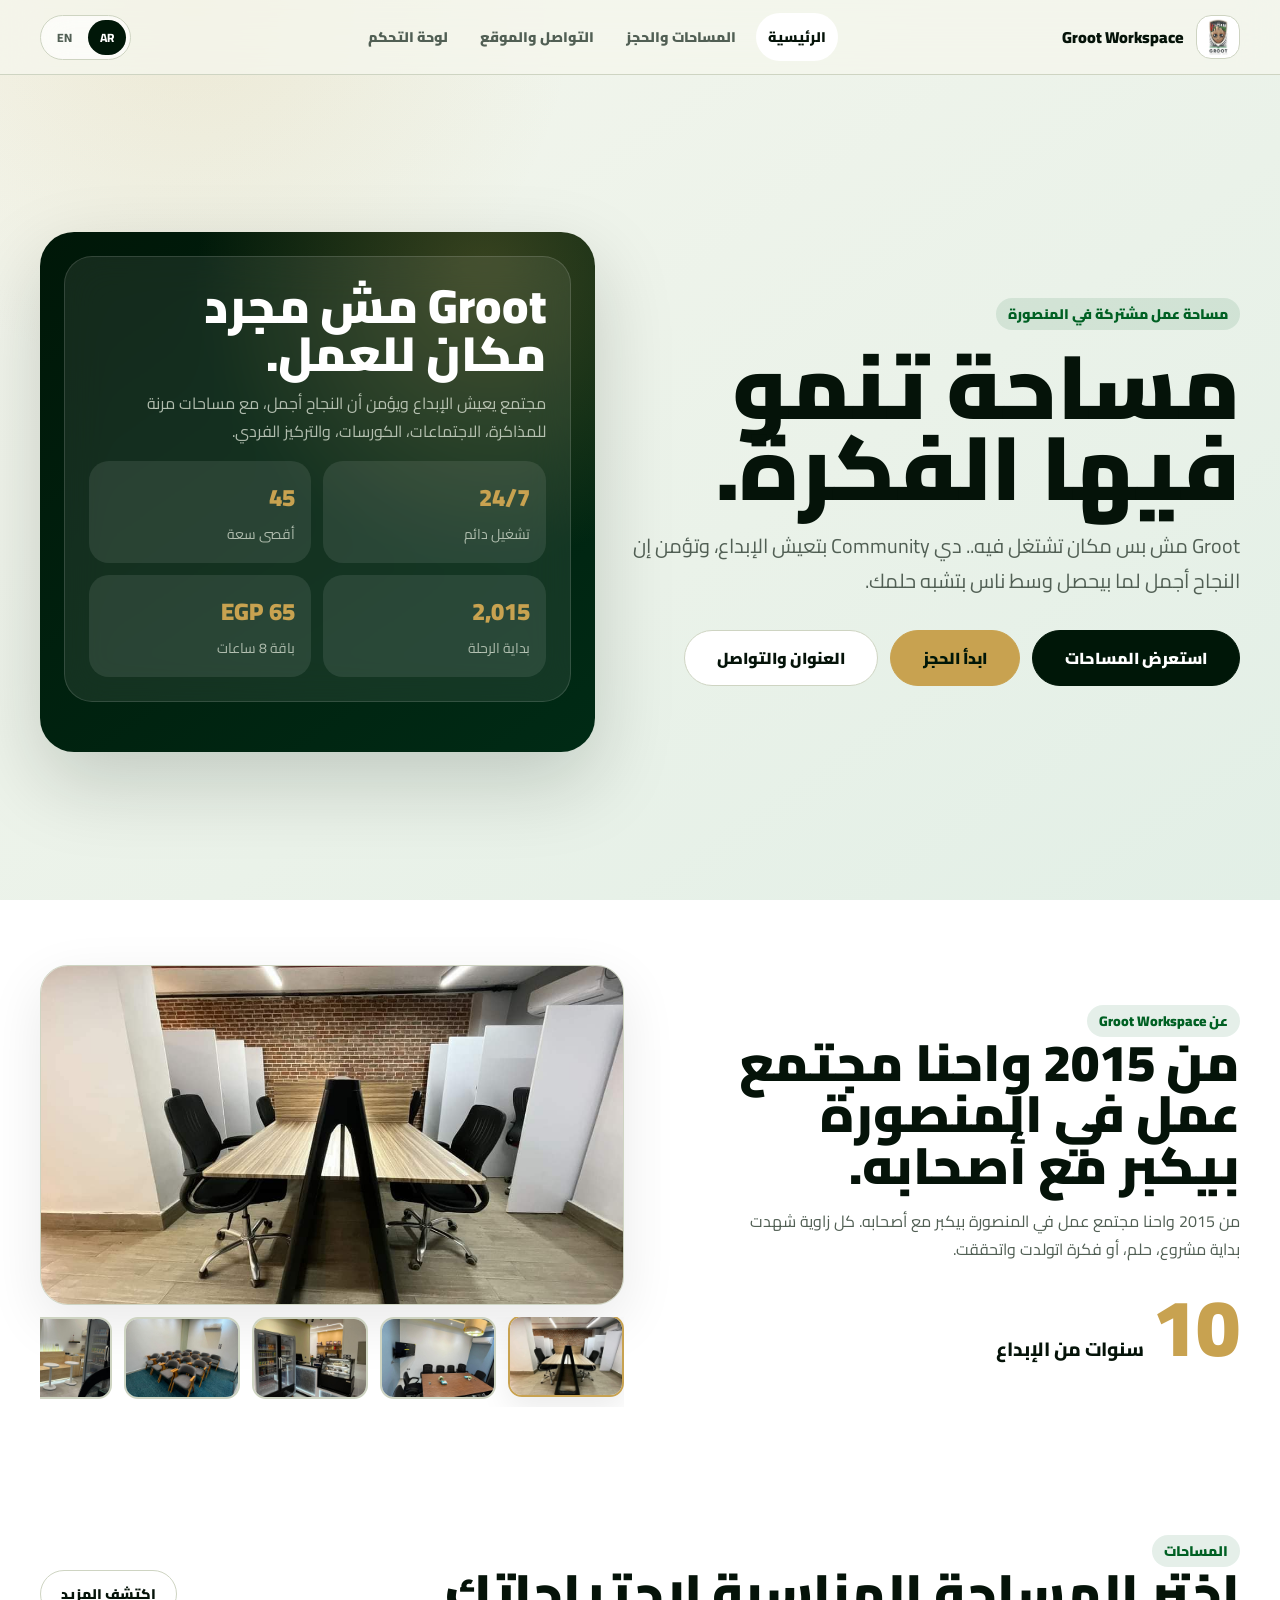
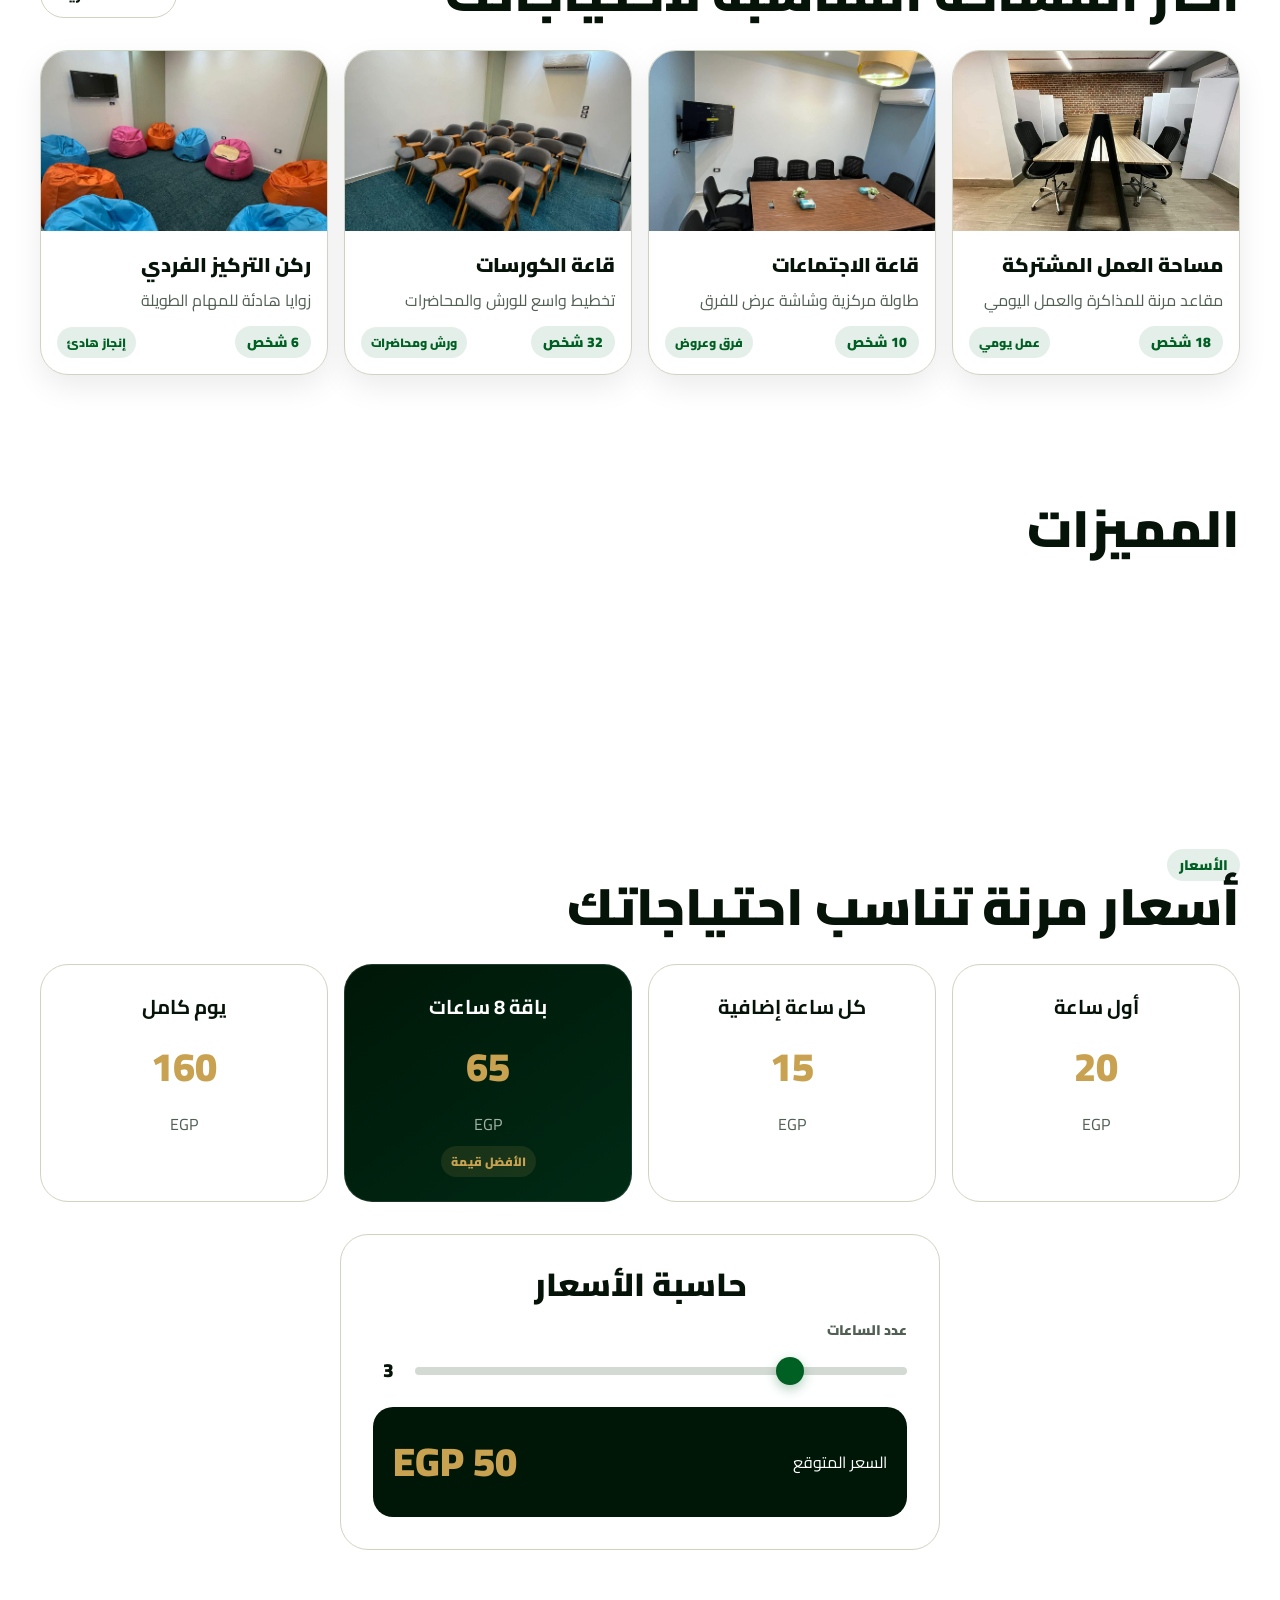
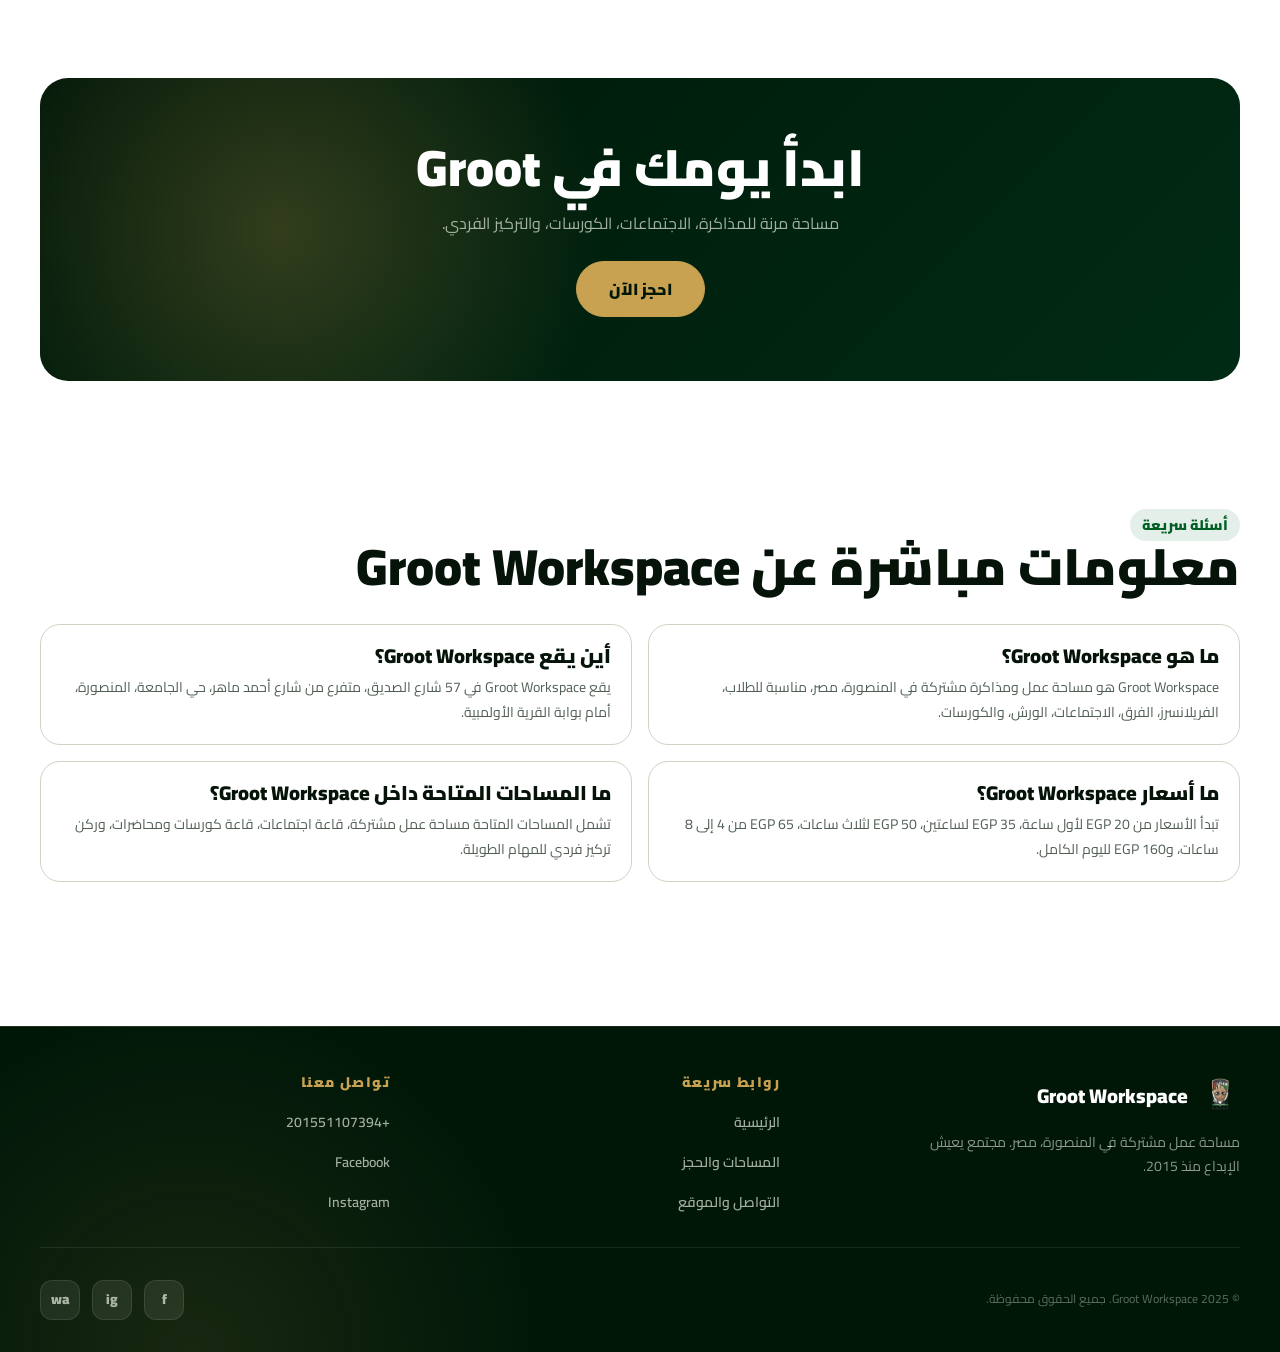
<file: index.html>
<!DOCTYPE html>
<html lang="ar" dir="rtl">
<head>
  <meta charset="utf-8">
  <meta name="viewport" content="width=device-width, initial-scale=1">
  <title>Groot Workspace | مساحة عمل مشتركة في المنصورة</title>
  <meta name="description" content="Groot Workspace - مساحة عمل مشتركة في المنصورة، مصر. مجتمع يعيش الإبداع منذ 2015. مفتوح 24/7.">
  <link rel="icon" href="assets/images/logo.png">
  <link rel="stylesheet" href="css/variables.css">
  <link rel="stylesheet" href="css/base.css">
  <link rel="stylesheet" href="css/components.css">
  <link rel="stylesheet" href="css/layout.css">
  <link rel="stylesheet" href="css/animations.css">
  <link rel="stylesheet" href="css/pages/home.css">
</head>
<body>
  <!-- ── Navbar ──────────────────────────────────────── -->
  <header class="navbar">
    <nav class="navbar__inner">
      <a class="brand" href="index.html">
        <img class="brand__logo" src="assets/images/logo.png" alt="Groot Logo">
        <span>Groot Workspace</span>
      </a>
      <ul class="nav-links">
        <li><a href="index.html" data-i18n="navHome">الرئيسية</a></li>
        <li><a href="spaces.html" data-i18n="navSpaces">المساحات والحجز</a></li>
        <li><a href="contact.html" data-i18n="navContact">التواصل والموقع</a></li>
        <li><a href="admin.html" data-i18n="navAdmin">لوحة التحكم</a></li>
      </ul>
      <div class="lang-toggle">
        <button data-lang="ar" class="active">AR</button>
        <button data-lang="en">EN</button>
      </div>
      <button class="hamburger" aria-label="القائمة"><span></span><span></span><span></span></button>
    </nav>
  </header>
  <nav class="mobile-nav">
    <a href="index.html" data-i18n="navHome">الرئيسية</a>
    <a href="spaces.html" data-i18n="navSpaces">المساحات والحجز</a>
    <a href="contact.html" data-i18n="navContact">التواصل والموقع</a>
    <a href="admin.html" data-i18n="navAdmin">لوحة التحكم</a>
    <div class="lang-toggle" style="margin-top:16px"><button data-lang="ar" class="active">AR</button><button data-lang="en">EN</button></div>
  </nav>

  <main>
    <!-- ── Hero Section ──────────────────────────────── -->
    <section class="hero shell" id="hero">
      <div class="hero__content page-enter">
        <span class="eyebrow" data-i18n="heroEyebrow">مساحة عمل مشتركة في المنصورة</span>
        <h1 data-i18n="heroTitle">مساحة تنمو فيها الفكرة.</h1>
        <p class="lead" data-i18n="heroLead">Groot مش بس مكان تشتغل فيه.. دي Community بتعيش الإبداع، وتؤمن إن النجاح أجمل لما بيحصل وسط ناس بتشبه حلمك.</p>
        <div class="actions">
          <a class="btn btn--primary btn--lg" href="spaces.html" data-i18n="heroCta1">استعرض المساحات</a>
          <a class="btn btn--gold btn--lg" href="spaces.html#bookingPanel" data-i18n="heroCta2">ابدأ الحجز</a>
          <a class="btn btn--lg" href="contact.html" data-i18n="heroCta3">العنوان والتواصل</a>
        </div>
      </div>
      <aside class="hero__visual page-enter-delay">
        <div class="hero-glass">
          <div class="glass-panel">
            <h2 data-i18n="heroGlassTitle">Groot مش مجرد مكان للعمل.</h2>
            <p data-i18n="heroGlassText">مجتمع يعيش الإبداع ويؤمن أن النجاح أجمل، مع مساحات مرنة للمذاكرة، الاجتماعات، الكورسات، والتركيز الفردي.</p>
            <div class="quick-stats">
              <div class="quick-stats__item"><span class="quick-stats__value" data-count="24" data-count-suffix="/7">0</span><span class="quick-stats__label" data-i18n="stat247">تشغيل دائم</span></div>
              <div class="quick-stats__item"><span class="quick-stats__value" data-count="45">0</span><span class="quick-stats__label" data-i18n="stat45">أقصى سعة</span></div>
              <div class="quick-stats__item"><span class="quick-stats__value" data-count="2015">0</span><span class="quick-stats__label" data-i18n="stat2015">بداية الرحلة</span></div>
              <div class="quick-stats__item"><span class="quick-stats__value">65 EGP</span><span class="quick-stats__label" data-i18n="stat65">باقة 8 ساعات</span></div>
            </div>
          </div>
        </div>
      </aside>
    </section>

    <!-- ── About Section ─────────────────────────────── -->
    <section class="section shell" id="about">
      <div class="about-grid">
        <div class="about-text reveal">
          <span class="eyebrow" data-i18n="aboutTitle">عن Groot Workspace</span>
          <h2 data-i18n="aboutHeading">من 2015 واحنا مجتمع عمل في المنصورة بيكبر مع أصحابه.</h2>
          <p data-i18n="aboutText">كل زاوية شهدت بداية مشروع، حلم، أو فكرة اتولدت واتحققت. مكان تتطور وتكبر فيه الحكايات الجديدة.</p>
          <div class="about-counter">
            <span class="about-counter__number" data-count="10">0</span>
            <span style="font-size:1.2rem;font-weight:800" data-i18n="aboutYears">+ سنوات من الإبداع</span>
          </div>
        </div>
        <div class="about-gallery reveal delay-2" aria-label="صور Groot Workspace">
          <figure class="about-gallery__featured">
            <img src="assets/images/shared-1.jpg" alt="مساحة مشتركة داخل Groot Workspace" loading="lazy">
          </figure>
          <div class="photo-strip" role="list">
            <button class="photo-strip__item active" type="button" data-full="assets/images/shared-1.jpg" data-alt="مساحة مشتركة داخل Groot Workspace"><img src="assets/images/shared-1.jpg" alt="مساحة مشتركة" loading="lazy"></button>
            <button class="photo-strip__item" type="button" data-full="assets/images/meeting-1.jpg" data-alt="قاعة اجتماعات داخل Groot Workspace"><img src="assets/images/meeting-1.jpg" alt="قاعة اجتماعات" loading="lazy"></button>
            <button class="photo-strip__item" type="button" data-full="assets/images/coffee.jpg" data-alt="منطقة الكافيه داخل Groot Workspace"><img src="assets/images/coffee.jpg" alt="كافيه" loading="lazy"></button>
            <button class="photo-strip__item" type="button" data-full="assets/images/lecture.jpg" data-alt="قاعة محاضرات داخل Groot Workspace"><img src="assets/images/lecture.jpg" alt="قاعة محاضرات" loading="lazy"></button>
            <button class="photo-strip__item" type="button" data-full="assets/images/lounge.jpg" data-alt="منطقة راحة داخل Groot Workspace"><img src="assets/images/lounge.jpg" alt="منطقة راحة" loading="lazy"></button>
          </div>
        </div>
      </div>
    </section>

    <!-- ── Spaces Preview ────────────────────────────── -->
    <section class="section shell" id="spaces">
      <div class="section__header">
        <div>
          <span class="eyebrow" data-i18n="spacesTitle">المساحات</span>
          <h2 data-i18n="spacesSubtitle">اختر المساحة المناسبة لاحتياجاتك</h2>
        </div>
        <a class="btn" href="spaces.html" data-i18n="exploreMore">اكتشف المزيد</a>
      </div>
      <div class="spaces-grid">
        <a class="space-preview reveal delay-1" href="spaces.html">
          <div class="space-preview__img"><img src="assets/images/shared-1.jpg" alt="مساحة العمل المشتركة" loading="lazy"></div>
          <div class="space-preview__body">
            <div class="space-preview__name" data-i18n="previewSharedName">مساحة العمل المشتركة</div>
            <p data-i18n="previewSharedText">مقاعد مرنة للمذاكرة والعمل اليومي</p>
            <div class="space-preview__meta"><span class="tag" data-i18n="previewSharedCapacity">18 شخص</span><span class="pill pill--soft" data-i18n="previewSharedUse">عمل يومي</span></div>
          </div>
        </a>
        <a class="space-preview reveal delay-2" href="spaces.html">
          <div class="space-preview__img"><img src="assets/images/meeting-1.jpg" alt="قاعة الاجتماعات" loading="lazy"></div>
          <div class="space-preview__body">
            <div class="space-preview__name" data-i18n="previewMeetingName">قاعة الاجتماعات</div>
            <p data-i18n="previewMeetingText">طاولة مركزية وشاشة عرض للفرق</p>
            <div class="space-preview__meta"><span class="tag" data-i18n="previewMeetingCapacity">10 شخص</span><span class="pill pill--soft" data-i18n="previewMeetingUse">فرق وعروض</span></div>
          </div>
        </a>
        <a class="space-preview reveal delay-3" href="spaces.html">
          <div class="space-preview__img"><img src="assets/images/lecture.jpg" alt="قاعة الكورسات" loading="lazy"></div>
          <div class="space-preview__body">
            <div class="space-preview__name" data-i18n="previewLectureName">قاعة الكورسات</div>
            <p data-i18n="previewLectureText">تخطيط واسع للورش والمحاضرات</p>
            <div class="space-preview__meta"><span class="tag" data-i18n="previewLectureCapacity">32 شخص</span><span class="pill pill--soft" data-i18n="previewLectureUse">ورش ومحاضرات</span></div>
          </div>
        </a>
        <a class="space-preview reveal delay-4" href="spaces.html">
          <div class="space-preview__img"><img src="assets/images/private.jpg" alt="ركن التركيز" loading="lazy"></div>
          <div class="space-preview__body">
            <div class="space-preview__name" data-i18n="previewFocusName">ركن التركيز الفردي</div>
            <p data-i18n="previewFocusText">زوايا هادئة للمهام الطويلة</p>
            <div class="space-preview__meta"><span class="tag" data-i18n="previewFocusCapacity">6 شخص</span><span class="pill pill--soft" data-i18n="previewFocusUse">إنجاز هادئ</span></div>
          </div>
        </a>
      </div>
    </section>

    <!-- ── Amenities ─────────────────────────────────── -->
    <section class="section shell" id="amenities">
      <div class="section__header">
        <div><h2 data-i18n="amenitiesTitle">المميزات</h2></div>
      </div>
      <div class="amenities-grid">
        <div class="amenity-card reveal delay-1">
          <div class="amenity-card__icon"><svg viewBox="0 0 24 24"><path d="M5 12.55a11 11 0 0 1 14.08 0M1.42 9a16 16 0 0 1 21.16 0M8.53 16.11a6 6 0 0 1 6.95 0M12 20h.01"/></svg></div>
          <span class="amenity-card__name" data-i18n="amenWifi">إنترنت فائق السرعة</span>
        </div>
        <div class="amenity-card reveal delay-2">
          <div class="amenity-card__icon"><svg viewBox="0 0 24 24"><path d="M12 3v1m0 16v1m9-9h-1M4 12H3m15.364 6.364l-.707-.707M6.343 6.343l-.707-.707m12.728 0l-.707.707M6.343 17.657l-.707.707M16 12a4 4 0 11-8 0 4 4 0 018 0z"/></svg></div>
          <span class="amenity-card__name" data-i18n="amenAC">تكييف هواء</span>
        </div>
        <div class="amenity-card reveal delay-3">
          <div class="amenity-card__icon"><svg viewBox="0 0 24 24"><rect x="2" y="3" width="20" height="14" rx="2"/><path d="M8 21h8m-4-4v4"/></svg></div>
          <span class="amenity-card__name" data-i18n="amenProjector">شاشات عرض</span>
        </div>
        <div class="amenity-card reveal delay-4">
          <div class="amenity-card__icon"><svg viewBox="0 0 24 24"><rect x="3" y="3" width="18" height="18" rx="2"/><path d="M9 3v18M3 9h18"/></svg></div>
          <span class="amenity-card__name" data-i18n="amenWhiteboard">سبورات بيضاء</span>
        </div>
        <div class="amenity-card reveal delay-5">
          <div class="amenity-card__icon"><svg viewBox="0 0 24 24"><path d="M18 8h1a4 4 0 010 8h-1M2 8h16v9a4 4 0 01-4 4H6a4 4 0 01-4-4V8zm6-6v2m4-2v2m4-2v2"/></svg></div>
          <span class="amenity-card__name" data-i18n="amenCafe">كافيه داخلي</span>
        </div>
        <div class="amenity-card reveal delay-6">
          <div class="amenity-card__icon"><svg viewBox="0 0 24 24"><path d="M12 2L2 7l10 5 10-5-10-5zM2 17l10 5 10-5M2 12l10 5 10-5"/></svg></div>
          <span class="amenity-card__name" data-i18n="amenPrayer">مكان للصلاة</span>
        </div>
        <div class="amenity-card reveal delay-7">
          <div class="amenity-card__icon"><svg viewBox="0 0 24 24"><path d="M20.84 4.61a5.5 5.5 0 00-7.78 0L12 5.67l-1.06-1.06a5.5 5.5 0 00-7.78 7.78l1.06 1.06L12 21.23l7.78-7.78 1.06-1.06a5.5 5.5 0 000-7.78z"/></svg></div>
          <span class="amenity-card__name" data-i18n="amenRest">مكان للراحة</span>
        </div>
      </div>
    </section>

    <!-- ── Pricing ────────────────────────────────────── -->
    <section class="section shell" id="pricing">
      <div class="section__header">
        <div>
          <span class="eyebrow" data-i18n="pricingTitle">الأسعار</span>
          <h2 data-i18n="pricingSubtitle">أسعار مرنة تناسب احتياجاتك</h2>
        </div>
      </div>
      <div class="pricing-cards">
        <div class="price-card reveal delay-1">
          <div class="price-card__label" data-i18n="priceFirstHour">أول ساعة</div>
          <span class="price-card__amount" data-price-id="first">20</span>
          <p>EGP</p>
        </div>
        <div class="price-card reveal delay-2">
          <div class="price-card__label" data-i18n="priceExtraHour">كل ساعة إضافية</div>
          <span class="price-card__amount" data-price-id="extra">15</span>
          <p>EGP</p>
        </div>
        <div class="price-card price-card--featured reveal delay-3">
          <div class="price-card__label" data-i18n="price8h">باقة 8 ساعات</div>
          <span class="price-card__amount" data-price-id="pkg8">65</span>
          <p>EGP</p>
          <span class="pill pill--gold" style="margin-top:8px" data-i18n="bestValue">الأفضل قيمة</span>
        </div>
        <div class="price-card reveal delay-4">
          <div class="price-card__label" data-i18n="priceDay">يوم كامل</div>
          <span class="price-card__amount" data-price-id="day">160</span>
          <p>EGP</p>
        </div>
      </div>
      <!-- Calculator -->
      <div class="calc-box reveal">
        <h3 data-i18n="calcTitle">حاسبة الأسعار</h3>
        <label class="form-label" data-i18n="calcHours">عدد الساعات</label>
        <div style="display:flex;align-items:center;gap:12px">
          <input type="range" id="priceSlider" class="calc-slider" min="1" max="10" value="3" style="flex:1">
          <span id="calcHours" style="font-weight:900;font-size:1.2rem;min-width:30px;text-align:center">3</span>
        </div>
        <div class="calc-result">
          <span data-i18n="calcResult">السعر المتوقع</span>
          <span class="calc-result__price" id="calcPrice">50 EGP</span>
        </div>
      </div>
    </section>

    <!-- ── CTA Banner ────────────────────────────────── -->
    <section class="section shell">
      <div class="cta-banner reveal">
        <h2 data-i18n="ctaTitle">ابدأ يومك في Groot</h2>
        <p data-i18n="ctaText">مساحة مرنة للمذاكرة، الاجتماعات، الكورسات، والتركيز الفردي.</p>
        <a class="btn btn--gold btn--lg" href="spaces.html#bookingPanel" data-i18n="ctaBtn">احجز الآن</a>
      </div>
    </section>

    <!-- ── GEO FAQ ───────────────────────────────────── -->
    <section class="section shell geo-faq" id="faq" aria-labelledby="faqTitle">
      <div class="section__header">
        <div>
          <span class="eyebrow" data-i18n="faqEyebrow">أسئلة سريعة</span>
          <h2 id="faqTitle" data-i18n="faqTitle">معلومات مباشرة عن Groot Workspace</h2>
        </div>
      </div>
      <div class="faq-grid">
        <article class="faq-item reveal delay-1">
          <h3 data-i18n="faqQ1">ما هو Groot Workspace؟</h3>
          <p data-i18n="faqA1">Groot Workspace هو مساحة عمل ومذاكرة مشتركة في المنصورة، مصر، مناسبة للطلاب، الفريلانسرز، الفرق، الاجتماعات، الورش، والكورسات.</p>
        </article>
        <article class="faq-item reveal delay-2">
          <h3 data-i18n="faqQ2">أين يقع Groot Workspace؟</h3>
          <p data-i18n="faqA2">يقع Groot Workspace في 57 شارع الصديق، متفرع من شارع أحمد ماهر، حي الجامعة، المنصورة، أمام بوابة القرية الأولمبية.</p>
        </article>
        <article class="faq-item reveal delay-3">
          <h3 data-i18n="faqQ3">ما أسعار Groot Workspace؟</h3>
          <p data-i18n="faqA3">تبدأ الأسعار من 20 EGP لأول ساعة، 35 EGP لساعتين، 50 EGP لثلاث ساعات، 65 EGP من 4 إلى 8 ساعات، و160 EGP لليوم الكامل.</p>
        </article>
        <article class="faq-item reveal delay-4">
          <h3 data-i18n="faqQ4">ما المساحات المتاحة داخل Groot Workspace؟</h3>
          <p data-i18n="faqA4">تشمل المساحات المتاحة مساحة عمل مشتركة، قاعة اجتماعات، قاعة كورسات ومحاضرات، وركن تركيز فردي للمهام الطويلة.</p>
        </article>
      </div>
    </section>
  </main>

  <!-- ── Footer ──────────────────────────────────────── -->
  <footer class="footer">
    <div class="footer__inner">
      <div>
        <div class="footer__brand"><img src="assets/images/logo.png" alt="Groot"><span>Groot Workspace</span></div>
        <p data-i18n="footerDesc">مساحة عمل مشتركة في المنصورة، مصر. مجتمع يعيش الإبداع منذ 2015.</p>
      </div>
      <div>
        <h4 data-i18n="footerLinks">روابط سريعة</h4>
        <ul class="footer__links">
          <li><a href="index.html" data-i18n="navHome">الرئيسية</a></li>
          <li><a href="spaces.html" data-i18n="navSpaces">المساحات والحجز</a></li>
          <li><a href="contact.html" data-i18n="navContact">التواصل والموقع</a></li>
        </ul>
      </div>
      <div>
        <h4 data-i18n="footerContact">تواصل معنا</h4>
        <ul class="footer__links">
          <li><a href="tel:+201551107394">+201551107394</a></li>
          <li><a href="https://www.facebook.com/GrootWorkspace/" target="_blank">Facebook</a></li>
          <li><a href="https://www.instagram.com/groot_workspace/" target="_blank">Instagram</a></li>
        </ul>
      </div>
    </div>
    <div class="footer__bottom">
      <p data-i18n="footerRights">© 2025 Groot Workspace. جميع الحقوق محفوظة.</p>
      <div class="footer__social">
        <a href="https://www.facebook.com/GrootWorkspace/" target="_blank" aria-label="Facebook">f</a>
        <a href="https://www.instagram.com/groot_workspace/" target="_blank" aria-label="Instagram">ig</a>
        <a href="https://wa.me/201551107394" target="_blank" aria-label="WhatsApp">wa</a>
      </div>
    </div>
  </footer>

  <script src="js/state.js"></script>
  <script type="application/ld+json">
    {
      "@context": "https://schema.org",
      "@type": "LocalBusiness",
      "name": "Groot Workspace",
      "description": "مساحة عمل مشتركة في المنصورة، مصر، للمذاكرة والعمل والاجتماعات والكورسات.",
      "url": "index.html",
      "telephone": "+201551107394",
      "address": {
        "@type": "PostalAddress",
        "streetAddress": "57 شارع الصديق، متفرع من شارع أحمد ماهر",
        "addressLocality": "المنصورة",
        "addressRegion": "الدقهلية",
        "addressCountry": "EG"
      },
      "sameAs": [
        "https://www.facebook.com/GrootWorkspace/",
        "https://www.instagram.com/groot_workspace/"
      ]
    }
  </script>
  <script type="application/ld+json">
    {
      "@context": "https://schema.org",
      "@type": "FAQPage",
      "mainEntity": [
        {
          "@type": "Question",
          "name": "What is Groot Workspace?",
          "acceptedAnswer": {
            "@type": "Answer",
            "text": "Groot Workspace is a co-working and study space in Mansoura, Egypt, for students, freelancers, teams, meetings, workshops, and courses."
          }
        },
        {
          "@type": "Question",
          "name": "Where is Groot Workspace located?",
          "acceptedAnswer": {
            "@type": "Answer",
            "text": "Groot Workspace is located at 57 El-Seddik Street, off Ahmed Maher Street, University District, Mansoura, in front of the Olympic Village gate."
          }
        },
        {
          "@type": "Question",
          "name": "How much does Groot Workspace cost?",
          "acceptedAnswer": {
            "@type": "Answer",
            "text": "Pricing starts at 20 EGP for the first hour, 35 EGP for two hours, 50 EGP for three hours, 65 EGP for four to eight hours, and 160 EGP for a full day."
          }
        },
        {
          "@type": "Question",
          "name": "What spaces are available at Groot Workspace?",
          "acceptedAnswer": {
            "@type": "Answer",
            "text": "Groot Workspace offers a shared workspace, meeting room, lecture hall for courses and workshops, and a quiet focus corner for individual work."
          }
        }
      ]
    }
  </script>
  <script src="js/app.js"></script>
  <script src="js/i18n.js"></script>
  <script src="js/scroll-animations.js"></script>
  <script src="js/home-sync.js"></script>
</body>
</html>
</file>
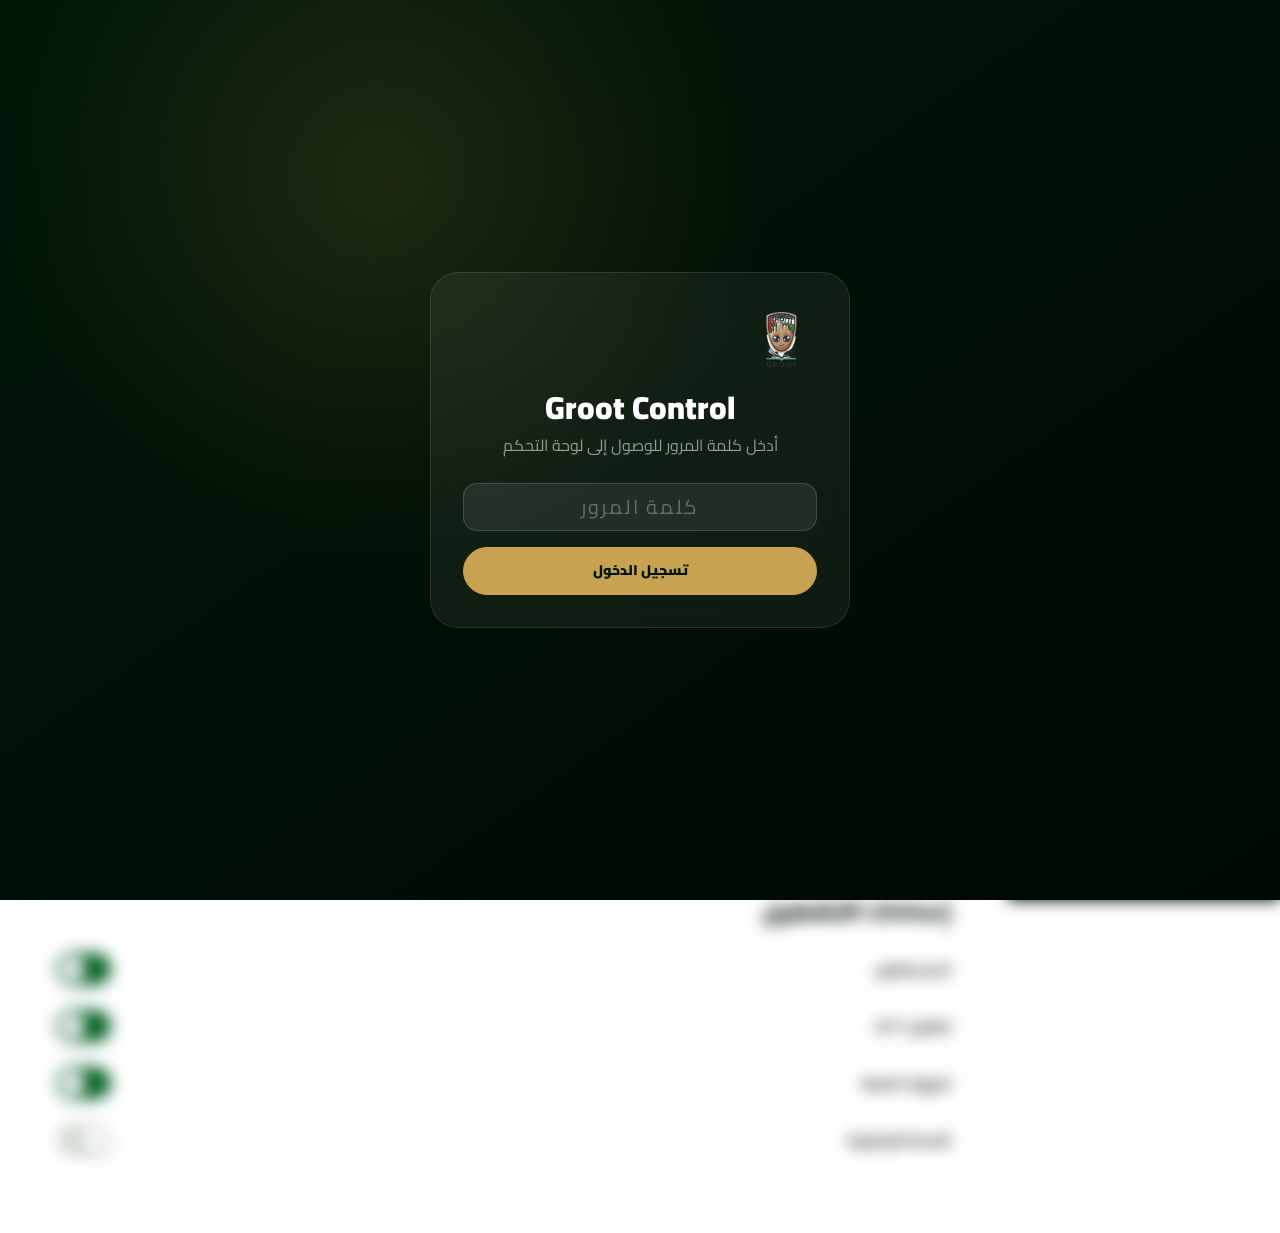
<file: admin.html>
<!DOCTYPE html>
<html lang="ar" dir="rtl">
<head>
  <meta charset="utf-8">
  <meta name="viewport" content="width=device-width, initial-scale=1">
  <title>Groot Control | لوحة التحكم</title>
  <meta name="description" content="لوحة تحكم Groot Workspace — إدارة الأسعار والمساحات.">
  <meta name="robots" content="noindex, nofollow">
  <link rel="icon" href="assets/images/logo.png">
  <link rel="stylesheet" href="css/variables.css">
  <link rel="stylesheet" href="css/base.css">
  <link rel="stylesheet" href="css/components.css">
  <link rel="stylesheet" href="css/layout.css">
  <link rel="stylesheet" href="css/animations.css">
  <link rel="stylesheet" href="css/pages/admin.css">
</head>
<body>

  <!-- ══════════ LOGIN OVERLAY ══════════ -->
  <div class="login-overlay" id="loginOverlay">
    <form class="login-card" id="loginForm">
      <img src="assets/images/logo.png" alt="Groot">
      <h1>Groot Control</h1>
      <p>أدخل كلمة المرور للوصول إلى لوحة التحكم</p>
      <input type="password" id="loginPassword" class="form-input" placeholder="كلمة المرور" autocomplete="current-password" required>
      <button type="submit" class="btn btn--gold btn--block" id="loginBtn" style="margin-top:var(--sp-4)">تسجيل الدخول</button>
      <div class="login-error" id="loginError"></div>
      <div class="login-lockout" id="loginLockout"></div>
    </form>
  </div>

  <!-- ══════════ DASHBOARD ══════════ -->
  <div class="admin-shell locked" id="adminShell">

    <!-- ── Sidebar ───────────────────────────────────── -->
    <aside class="sidebar">
      <div class="sidebar__brand">
        <div class="sidebar__mark">G</div>
        <div>
          <div class="sidebar__title">Groot Control</div>
          <div class="sidebar__sub">لوحة تحكم المساحة</div>
        </div>
      </div>

      <nav class="sidebar-nav">
        <button data-section="pricing" class="active">Price Control <span class="badge">₪</span></button>
        <button data-section="spaces">Workspace Control <span class="badge">4</span></button>
      </nav>

      <div class="sidebar__bottom">
        <a href="index.html" target="_blank">فتح واجهة الموقع</a>
        <button class="sidebar__logout" id="logoutBtn">تسجيل الخروج</button>
        <button class="btn btn--sm" id="changePassword" style="width:100%;margin-top:8px;color:oklch(94% 0.02 130 / 0.5)">تغيير كلمة المرور</button>
      </div>
    </aside>

    <!-- ── Main Content ──────────────────────────────── -->
    <div class="admin-main">

      <!-- Mobile sidebar toggle -->
      <button class="btn btn--sm hamburger-admin" id="sidebarToggle" style="display:none;margin-bottom:12px">☰ القائمة</button>

      <!-- ═══════ SECTION: Pricing ═══════ -->
      <div class="admin-section active" id="section-pricing">
        <div class="admin-panel">
          <h3>Price Control</h3>
          <p style="color:var(--color-muted);margin-bottom:var(--sp-4)">تعديل أسعار الساعات والباقات. التغييرات تنعكس فورًا على الموقع.</p>
          <div class="grid-2" style="gap:var(--sp-4)">
            <div>
              <label class="form-label">أول ساعة (EGP)</label>
              <input type="number" id="priceFirst" class="form-input" value="20">
              <small style="color:var(--color-muted)">السعر عند دخول العميل</small>
            </div>
            <div>
              <label class="form-label">ساعة إضافية (EGP)</label>
              <input type="number" id="priceExtra" class="form-input" value="15">
              <small style="color:var(--color-muted)">كل ساعة بعد الأولى</small>
            </div>
            <div>
              <label class="form-label">باقة 4-8 ساعات (EGP)</label>
              <input type="number" id="price8h" class="form-input" value="65">
              <small style="color:var(--color-muted)">نظام الـ 8 ساعات</small>
            </div>
            <div>
              <label class="form-label">يوم كامل (EGP)</label>
              <input type="number" id="priceDay" class="form-input" value="160">
              <small style="color:var(--color-muted)">من 9 ساعات فما فوق</small>
            </div>
            <div>
              <label class="form-label">بداية اليوم الكامل</label>
              <input type="number" id="priceFullDayStart" class="form-input" min="0" max="23" value="9">
              <small style="color:var(--color-muted)">أي حجز يبدأ من هذه الساعة يتحول تلقائيًا ليوم كامل</small>
            </div>
          </div>
          <button class="btn btn--primary" id="savePricing" style="margin-top:var(--sp-4)">حفظ الأسعار ونشرها</button>
        </div>

        <div class="admin-panel">
          <h3>اختبار الحاسبة</h3>
          <p style="color:var(--color-muted);margin-bottom:var(--sp-3)">حرّك المؤشر لمحاكاة السعر الذي سيراه العميل.</p>
          <div style="display:flex;align-items:center;gap:12px">
            <input type="range" id="calcTestSlider" class="calc-slider" min="1" max="10" value="3" style="flex:1">
            <span id="calcTestHours" style="font-weight:900;font-size:1.4rem;min-width:40px;text-align:center">3</span>
            <span style="color:var(--color-muted)">ساعة</span>
          </div>
          <div class="calc-result" style="margin-top:var(--sp-3)">
            <span>السعر المتوقع</span>
            <span class="calc-result__price" id="calcTestResult">50 EGP</span>
          </div>
        </div>

        <!-- Toggles -->
        <div class="admin-panel">
          <h3>إعدادات التشغيل</h3>
          <div class="toggle-row"><span class="toggle-row__label">الحجز مفتوح</span><label class="switch"><input type="checkbox" id="toggleBooking"><span class="switch__track"></span></label></div>
          <div class="toggle-row"><span class="toggle-row__label">تشغيل 24/7</span><label class="switch"><input type="checkbox" id="toggle247"><span class="switch__track"></span></label></div>
          <div class="toggle-row"><span class="toggle-row__label">تنبيهات السعة</span><label class="switch"><input type="checkbox" id="toggleAlerts"><span class="switch__track"></span></label></div>
          <div class="toggle-row"><span class="toggle-row__label">النسخة الإنجليزية</span><label class="switch"><input type="checkbox" id="toggleEnglish"><span class="switch__track"></span></label></div>
        </div>
      </div>

      <!-- ═══════ SECTION: Spaces ═══════ -->
      <div class="admin-section" id="section-spaces">
        <div class="admin-panel">
          <h3>Workspace Control</h3>
          <p style="color:var(--color-muted);margin-bottom:var(--sp-4)">تحكم تفصيلي في كل مساحة بشكل مستقل.</p>
          <div id="spacesList"></div>
        </div>
      </div>

    </div><!-- /admin-main -->
  </div><!-- /admin-shell -->

  <script src="js/state.js"></script>
  <script src="js/app.js"></script>
  <script src="js/i18n.js"></script>
  <script src="js/admin.js"></script>
  <style>
    @media (max-width: 980px) {
      #sidebarToggle { display: inline-flex !important; }
    }
  </style>
</body>
</html>
</file>
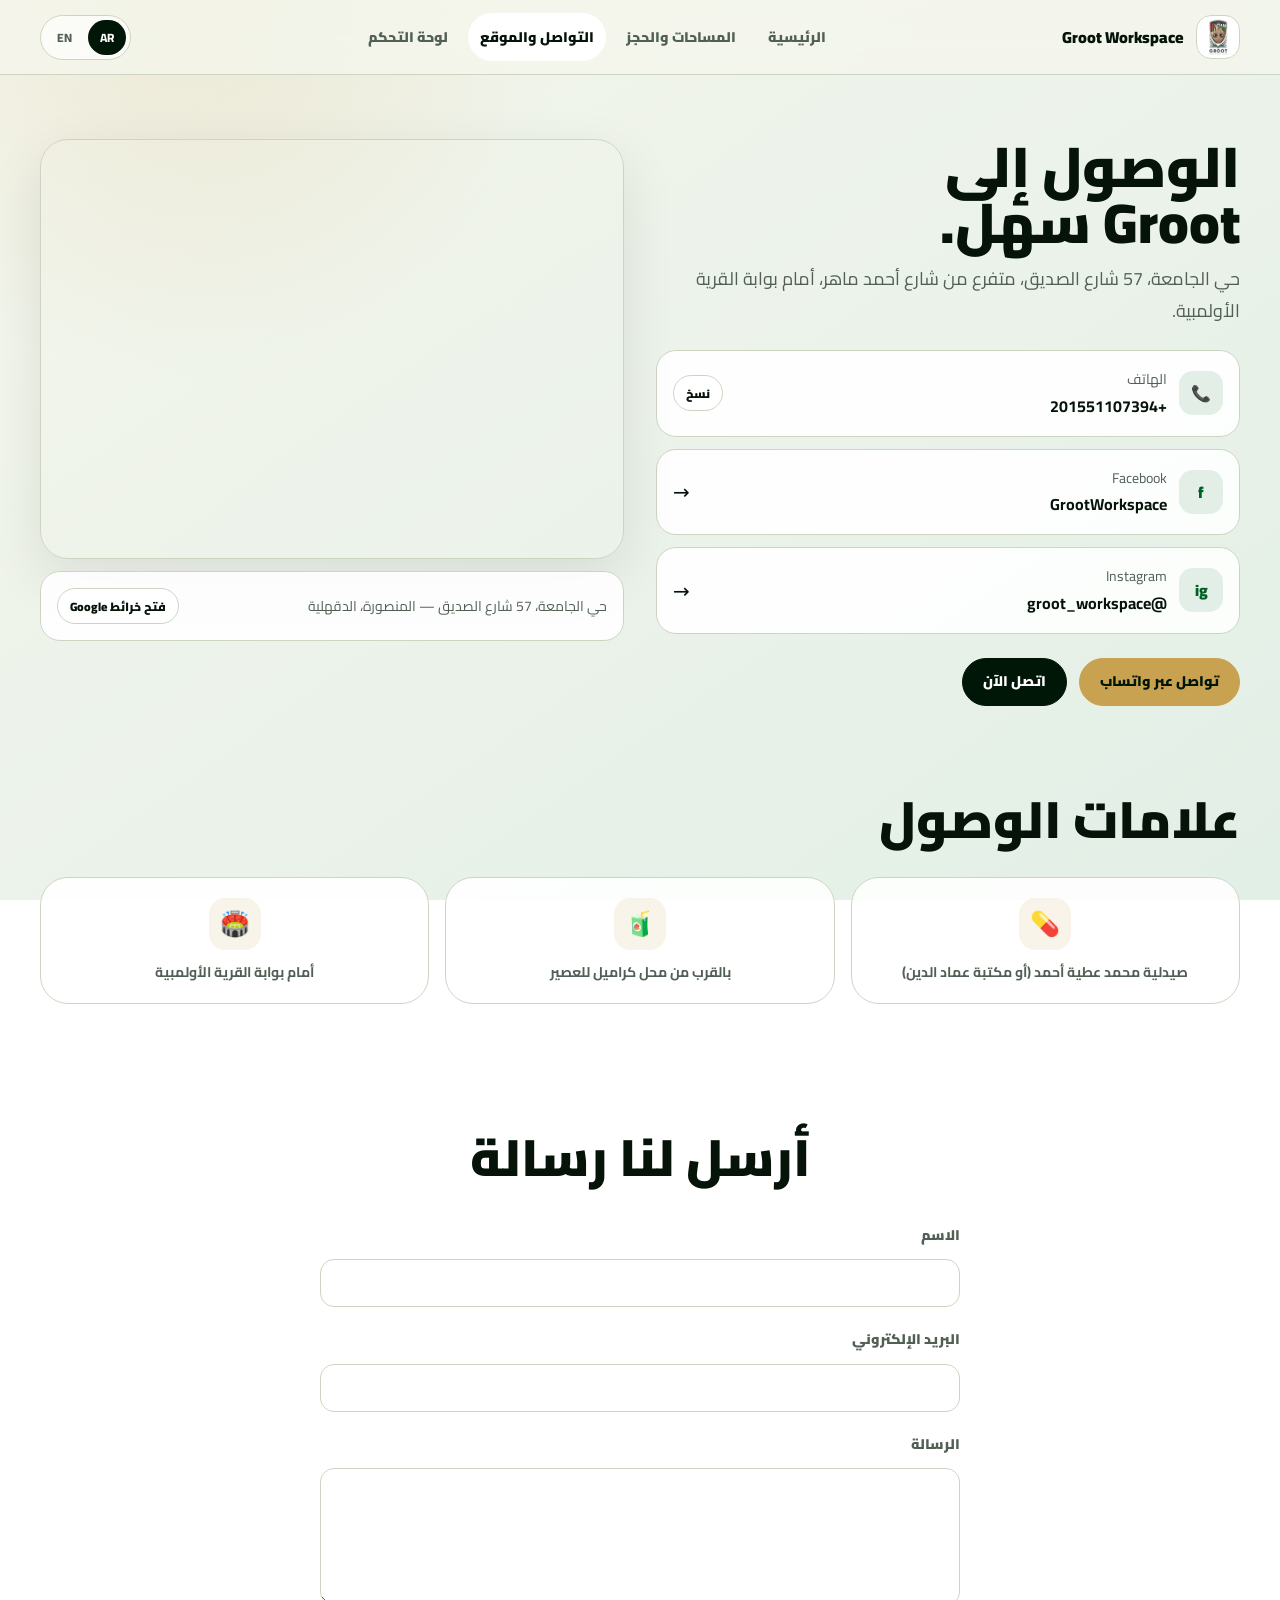
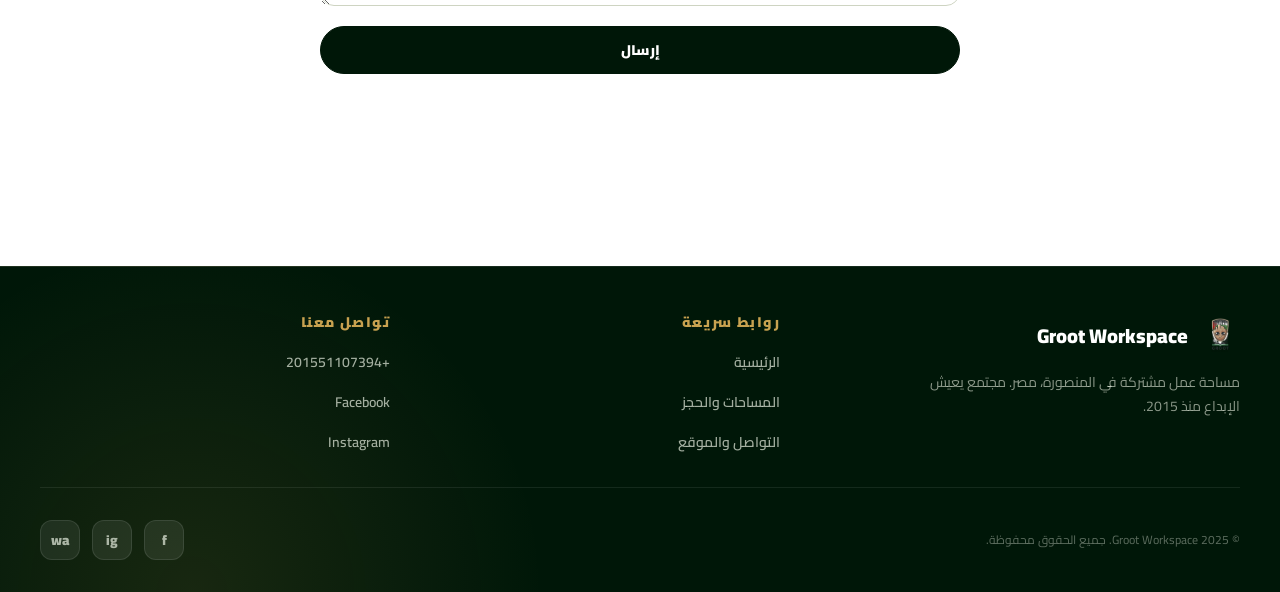
<file: contact.html>
<!DOCTYPE html>
<html lang="ar" dir="rtl">
<head>
  <meta charset="utf-8">
  <meta name="viewport" content="width=device-width, initial-scale=1">
  <title>Groot Workspace | التواصل والموقع</title>
  <meta name="description" content="تواصل مع Groot Workspace في المنصورة. العنوان، رقم الهاتف، الخريطة، ومعالم الوصول.">
  <link rel="icon" href="assets/images/logo.png">
  <link rel="stylesheet" href="css/variables.css">
  <link rel="stylesheet" href="css/base.css">
  <link rel="stylesheet" href="css/components.css">
  <link rel="stylesheet" href="css/layout.css">
  <link rel="stylesheet" href="css/animations.css">
  <link rel="stylesheet" href="css/pages/contact.css">
</head>
<body>
  <!-- ── Navbar ──────────────────────────────────────── -->
  <header class="navbar">
    <nav class="navbar__inner">
      <a class="brand" href="index.html"><img class="brand__logo" src="assets/images/logo.png" alt="Groot Logo"><span>Groot Workspace</span></a>
      <ul class="nav-links">
        <li><a href="index.html" data-i18n="navHome">الرئيسية</a></li>
        <li><a href="spaces.html" data-i18n="navSpaces">المساحات والحجز</a></li>
        <li><a href="contact.html" data-i18n="navContact">التواصل والموقع</a></li>
        <li><a href="admin.html" data-i18n="navAdmin">لوحة التحكم</a></li>
      </ul>
      <div class="lang-toggle"><button data-lang="ar" class="active">AR</button><button data-lang="en">EN</button></div>
      <button class="hamburger" aria-label="القائمة"><span></span><span></span><span></span></button>
    </nav>
  </header>
  <nav class="mobile-nav">
    <a href="index.html" data-i18n="navHome">الرئيسية</a>
    <a href="spaces.html" data-i18n="navSpaces">المساحات والحجز</a>
    <a href="contact.html" data-i18n="navContact">التواصل والموقع</a>
    <a href="admin.html" data-i18n="navAdmin">لوحة التحكم</a>
    <div class="lang-toggle" style="margin-top:16px"><button data-lang="ar" class="active">AR</button><button data-lang="en">EN</button></div>
  </nav>

  <main class="shell">
    <!-- ── Hero Section ──────────────────────────────── -->
    <div class="contact-hero page-enter">
      <div>
        <h1 data-i18n="contactTitle">الوصول إلى Groot سهل.</h1>
        <p class="lead" id="addressText" data-i18n="contactDesc">حي الجامعة، 57 شارع الصديق، متفرع من شارع أحمد ماهر، أمام بوابة القرية الأولمبية.</p>

        <!-- Contact Cards -->
        <div class="contact-cards">
          <div class="contact-card">
            <div class="contact-card__info">
              <div class="contact-card__icon">📞</div>
              <div>
                <div class="contact-card__label" data-i18n="contactPhone">الهاتف</div>
                <div class="contact-card__value" id="phoneValue">+201551107394</div>
              </div>
            </div>
            <button class="btn btn--sm" id="copyPhone" data-i18n="contactCopy">نسخ</button>
          </div>
          <a class="contact-card" id="fbLink" href="https://www.facebook.com/GrootWorkspace/" target="_blank">
            <div class="contact-card__info">
              <div class="contact-card__icon">f</div>
              <div>
                <div class="contact-card__label">Facebook</div>
                <div class="contact-card__value" id="fbValue">GrootWorkspace</div>
              </div>
            </div>
            <span style="font-size:var(--fs-lg)">→</span>
          </a>
          <a class="contact-card" id="igLink" href="https://www.instagram.com/groot_workspace/" target="_blank">
            <div class="contact-card__info">
              <div class="contact-card__icon">ig</div>
              <div>
                <div class="contact-card__label">Instagram</div>
                <div class="contact-card__value" id="igValue">@groot_workspace</div>
              </div>
            </div>
            <span style="font-size:var(--fs-lg)">→</span>
          </a>
        </div>

        <!-- Quick Actions -->
        <div class="quick-actions">
          <button class="btn btn--gold" id="contactWA" data-i18n="contactWhatsApp">تواصل عبر واتساب</button>
          <button class="btn btn--primary" id="contactCall" data-i18n="contactCall">اتصل الآن</button>
        </div>
      </div>

      <!-- Map -->
      <div class="reveal delay-2">
        <div class="map-container">
          <iframe src="https://www.google.com/maps?q=Groot%20Workspace%2C%2057%20El%20Seddik%20Street%2C%20Mansoura%2C%20Dakahlia%2C%20Egypt&output=embed" width="100%" height="100%" style="border:0;border-radius:20px" allowfullscreen loading="lazy" referrerpolicy="no-referrer-when-downgrade" title="Groot Workspace location on Google Maps"></iframe>
        </div>
        <div class="map-address">
          <p data-i18n="contactMapAddress">حي الجامعة، 57 شارع الصديق — المنصورة، الدقهلية</p>
          <a class="btn btn--sm" id="mapLink" href="https://maps.app.goo.gl/AGRn68Qam7YCr4md6" target="_blank" data-i18n="contactMap">فتح خرائط Google</a>
        </div>
      </div>
    </div>

    <!-- ── Landmarks ─────────────────────────────────── -->
    <section class="section">
      <div class="section__header">
        <div><h2 data-i18n="contactLandmarks">علامات الوصول</h2></div>
      </div>
      <div class="landmarks-grid">
        <div class="landmark-card reveal delay-1">
          <div class="landmark-card__icon">💊</div>
          <p class="landmark-card__text" data-i18n="contactLandmark1">صيدلية محمد عطية أحمد (أو مكتبة عماد الدين)</p>
        </div>
        <div class="landmark-card reveal delay-2">
          <div class="landmark-card__icon">🧃</div>
          <p class="landmark-card__text" data-i18n="contactLandmark2">بالقرب من محل كراميل للعصير</p>
        </div>
        <div class="landmark-card reveal delay-3">
          <div class="landmark-card__icon">🏟️</div>
          <p class="landmark-card__text" data-i18n="contactLandmark3">أمام بوابة القرية الأولمبية</p>
        </div>
      </div>
    </section>

    <!-- ── Contact Form ──────────────────────────────── -->
    <section class="section contact-form-section reveal">
      <h2 data-i18n="contactForm">أرسل لنا رسالة</h2>
      <form id="contactForm" class="contact-form" novalidate>
        <label class="form-label" data-i18n="contactName">الاسم</label>
        <input type="text" id="formName" class="form-input" required>

        <label class="form-label" data-i18n="contactEmail">البريد الإلكتروني</label>
        <input type="email" id="formEmail" class="form-input" required>

        <label class="form-label" data-i18n="contactMsg">الرسالة</label>
        <textarea id="formMsg" class="form-textarea" rows="4" required></textarea>

        <button type="submit" class="btn btn--primary btn--block" style="margin-top:var(--sp-4)" data-i18n="contactSend">إرسال</button>
      </form>
    </section>
  </main>

  <!-- ── Footer ──────────────────────────────────────── -->
  <footer class="footer">
    <div class="footer__inner">
      <div>
        <div class="footer__brand"><img src="assets/images/logo.png" alt="Groot"><span>Groot Workspace</span></div>
        <p data-i18n="footerDesc">مساحة عمل مشتركة في المنصورة، مصر. مجتمع يعيش الإبداع منذ 2015.</p>
      </div>
      <div>
        <h4 data-i18n="footerLinks">روابط سريعة</h4>
        <ul class="footer__links">
          <li><a href="index.html" data-i18n="navHome">الرئيسية</a></li>
          <li><a href="spaces.html" data-i18n="navSpaces">المساحات والحجز</a></li>
          <li><a href="contact.html" data-i18n="navContact">التواصل والموقع</a></li>
        </ul>
      </div>
      <div>
        <h4 data-i18n="footerContact">تواصل معنا</h4>
        <ul class="footer__links">
          <li><a href="tel:+201551107394">+201551107394</a></li>
          <li><a href="https://www.facebook.com/GrootWorkspace/" target="_blank">Facebook</a></li>
          <li><a href="https://www.instagram.com/groot_workspace/" target="_blank">Instagram</a></li>
        </ul>
      </div>
    </div>
    <div class="footer__bottom">
      <p data-i18n="footerRights">© 2025 Groot Workspace. جميع الحقوق محفوظة.</p>
      <div class="footer__social">
        <a href="https://www.facebook.com/GrootWorkspace/" target="_blank" aria-label="Facebook">f</a>
        <a href="https://www.instagram.com/groot_workspace/" target="_blank" aria-label="Instagram">ig</a>
        <a href="https://wa.me/201551107394" target="_blank" aria-label="WhatsApp">wa</a>
      </div>
    </div>
  </footer>

  <script src="js/state.js"></script>
  <script src="js/app.js"></script>
  <script src="js/i18n.js"></script>
  <script src="js/scroll-animations.js"></script>
  <script src="js/contact.js"></script>
</body>
</html>
</file>
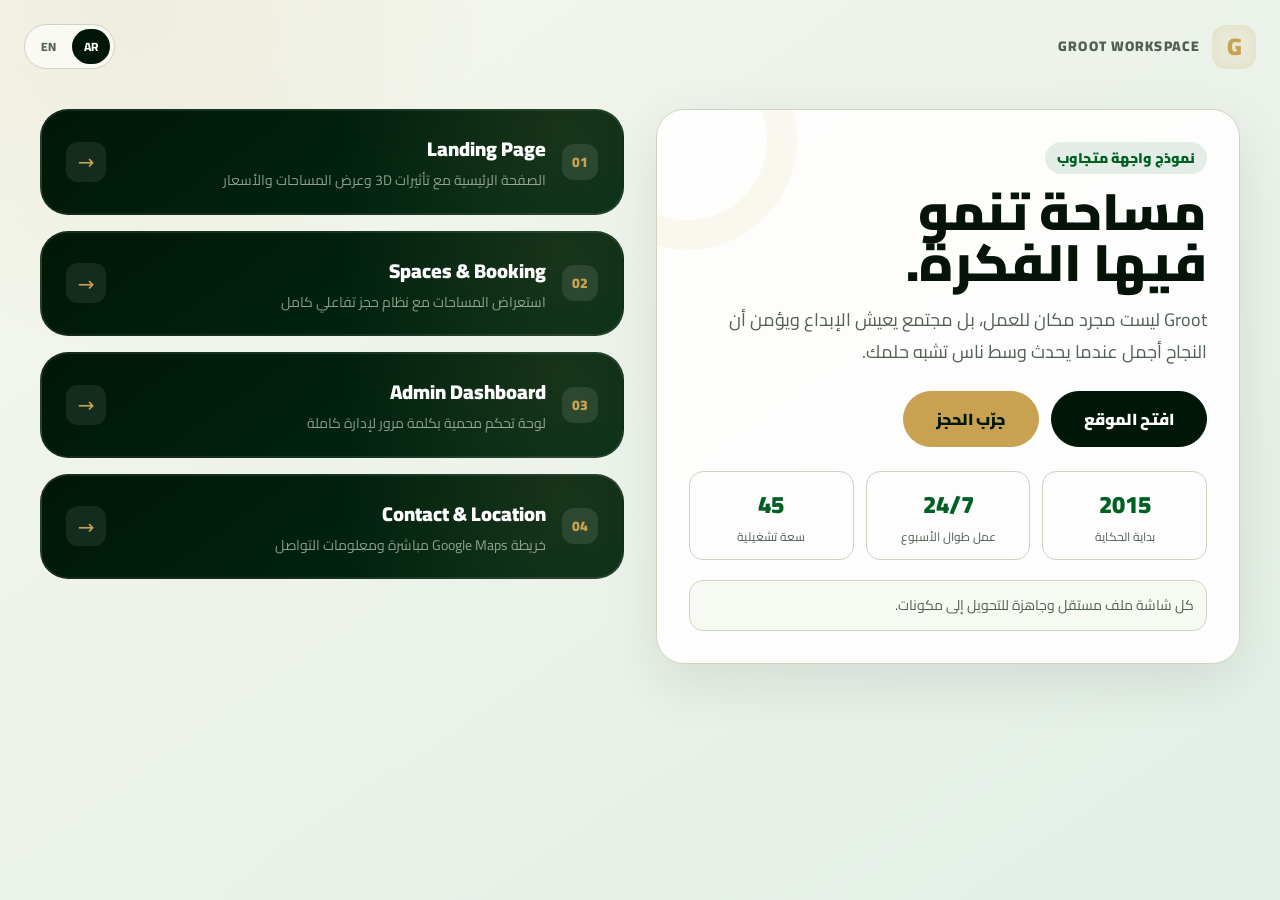
<file: prototype.html>
<!DOCTYPE html>
<html lang="ar" dir="rtl">
<head>
  <meta charset="utf-8">
  <meta name="viewport" content="width=device-width, initial-scale=1">
  <title>Groot Workspace | نماذج الموقع</title>
  <meta name="description" content="نموذج واجهة متجاوب لموقع Groot Workspace. استعراض جميع الشاشات.">
  <link rel="icon" href="assets/images/logo.png">
  <link rel="stylesheet" href="css/variables.css">
  <link rel="stylesheet" href="css/base.css">
  <link rel="stylesheet" href="css/components.css">
  <link rel="stylesheet" href="css/layout.css">
  <link rel="stylesheet" href="css/animations.css">
  <link rel="stylesheet" href="css/pages/prototype.css">
</head>
<body>
  <div class="proto-shell">
    <!-- Top Bar -->
    <div class="proto-topbar">
      <div class="proto-brand">
        <div class="proto-mark">G</div>
        <span class="proto-brand__text">Groot Workspace</span>
      </div>
      <div class="lang-toggle">
        <button data-lang="ar" class="active">AR</button>
        <button data-lang="en">EN</button>
      </div>
    </div>

    <!-- Main Grid -->
    <div class="proto-grid">
      <!-- Intro Panel -->
      <div class="proto-intro page-enter">
        <span class="eyebrow" data-i18n="protoKicker">نموذج واجهة متجاوب</span>
        <h1 data-i18n="protoTitle">مساحة تنمو فيها الفكرة.</h1>
        <p class="lead" data-i18n="protoLead">Groot ليست مجرد مكان للعمل، بل مجتمع يعيش الإبداع ويؤمن أن النجاح أجمل عندما يحدث وسط ناس تشبه حلمك.</p>

        <div class="proto-actions">
          <a class="btn btn--primary btn--lg" href="index.html" data-i18n="protoOpen">افتح الموقع</a>
          <a class="btn btn--gold btn--lg" href="spaces.html" data-i18n="protoBook">جرّب الحجز</a>
        </div>

        <div class="proto-metrics">
          <div class="proto-metric">
            <div class="proto-metric__value">2015</div>
            <div class="proto-metric__label">بداية الحكاية</div>
          </div>
          <div class="proto-metric">
            <div class="proto-metric__value">24/7</div>
            <div class="proto-metric__label">عمل طوال الأسبوع</div>
          </div>
          <div class="proto-metric">
            <div class="proto-metric__value">45</div>
            <div class="proto-metric__label">سعة تشغيلية</div>
          </div>
        </div>

        <div class="proto-note" data-i18n="protoNote">كل شاشة ملف مستقل وجاهزة للتحويل إلى مكونات.</div>
      </div>

      <!-- Screen Cards -->
      <div class="proto-screens page-enter-delay">
        <a class="screen-card" href="index.html">
          <div class="screen-card__badge">01</div>
          <div class="screen-card__info">
            <div class="screen-card__title">Landing Page</div>
            <div class="screen-card__desc">الصفحة الرئيسية مع تأثيرات 3D وعرض المساحات والأسعار</div>
          </div>
          <div class="screen-card__arrow">→</div>
        </a>

        <a class="screen-card" href="spaces.html">
          <div class="screen-card__badge">02</div>
          <div class="screen-card__info">
            <div class="screen-card__title">Spaces & Booking</div>
            <div class="screen-card__desc">استعراض المساحات مع نظام حجز تفاعلي كامل</div>
          </div>
          <div class="screen-card__arrow">→</div>
        </a>

        <a class="screen-card" href="admin.html">
          <div class="screen-card__badge">03</div>
          <div class="screen-card__info">
            <div class="screen-card__title">Admin Dashboard</div>
            <div class="screen-card__desc">لوحة تحكم محمية بكلمة مرور لإدارة كاملة</div>
          </div>
          <div class="screen-card__arrow">→</div>
        </a>

        <a class="screen-card" href="contact.html">
          <div class="screen-card__badge">04</div>
          <div class="screen-card__info">
            <div class="screen-card__title">Contact & Location</div>
            <div class="screen-card__desc">خريطة Google Maps مباشرة ومعلومات التواصل</div>
          </div>
          <div class="screen-card__arrow">→</div>
        </a>
      </div>
    </div>
  </div>

  <script src="js/app.js"></script>
  <script src="js/i18n.js"></script>
</body>
</html>
</file>
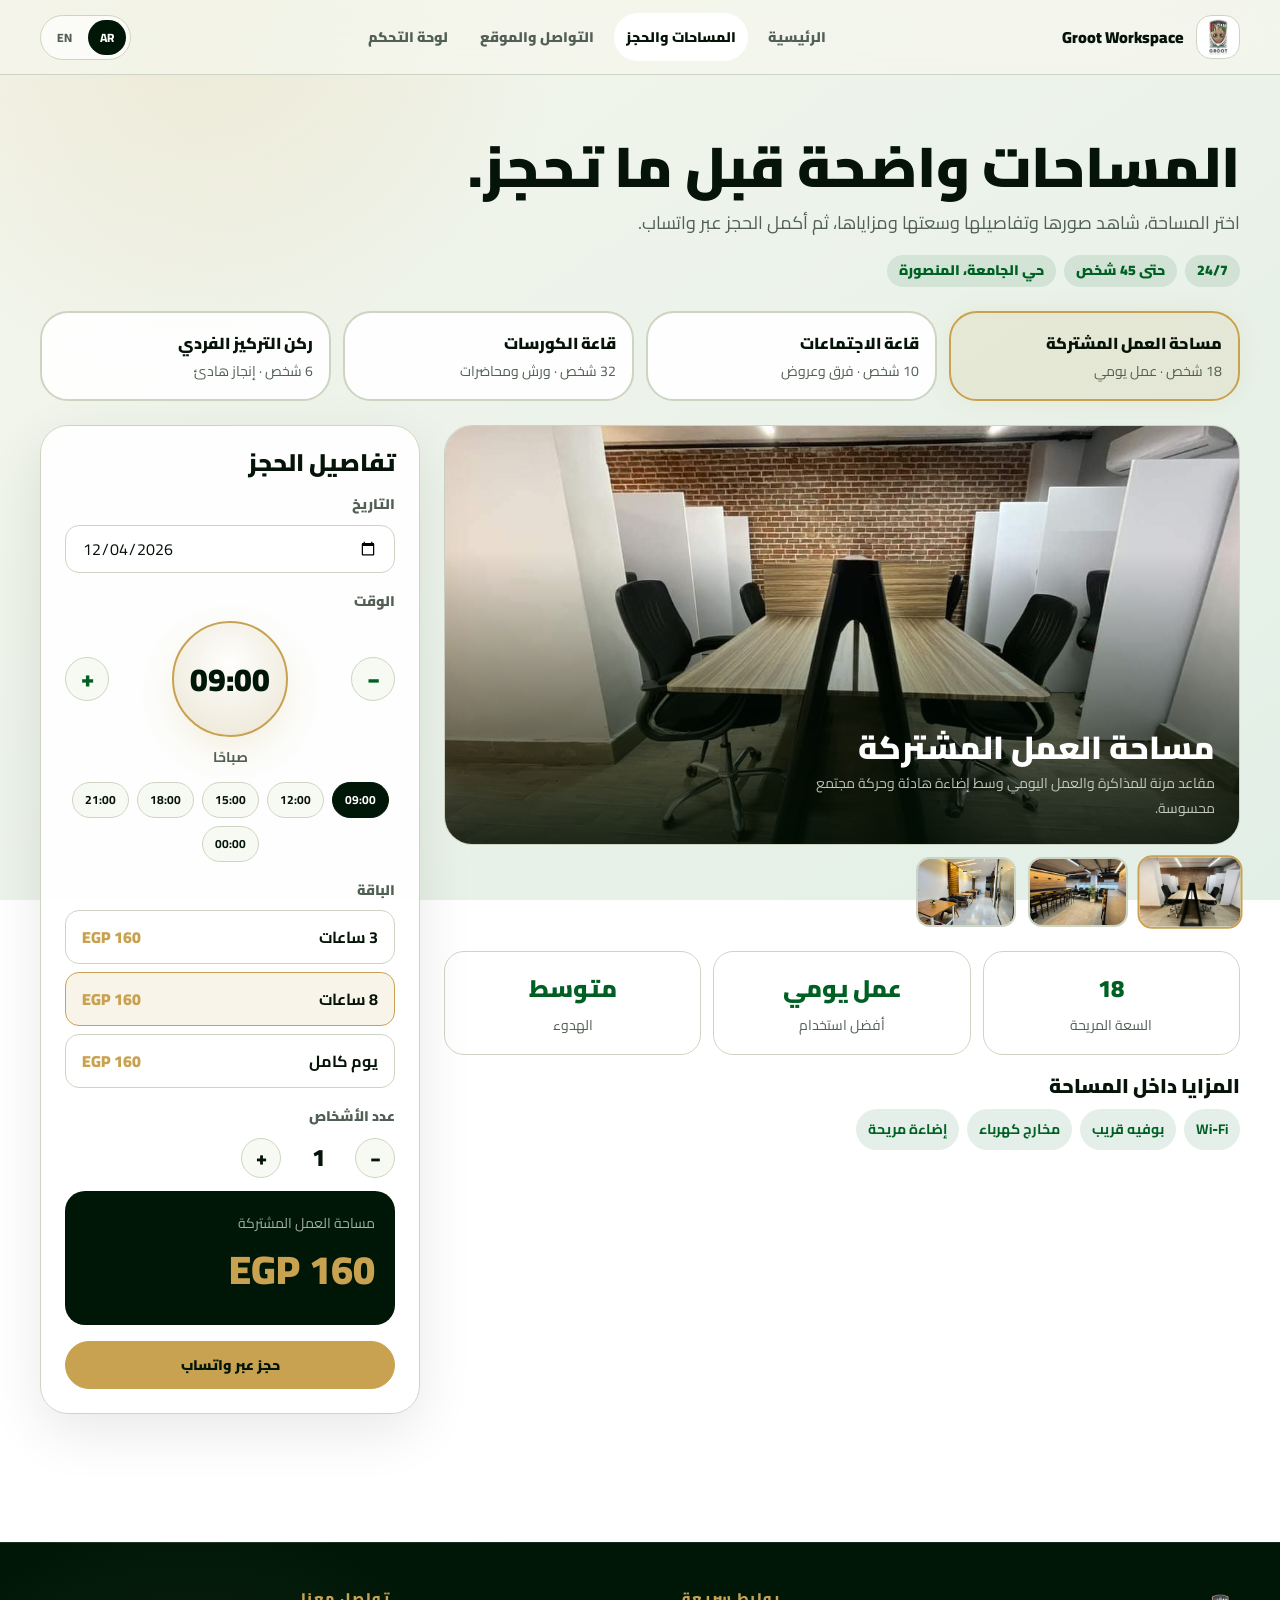
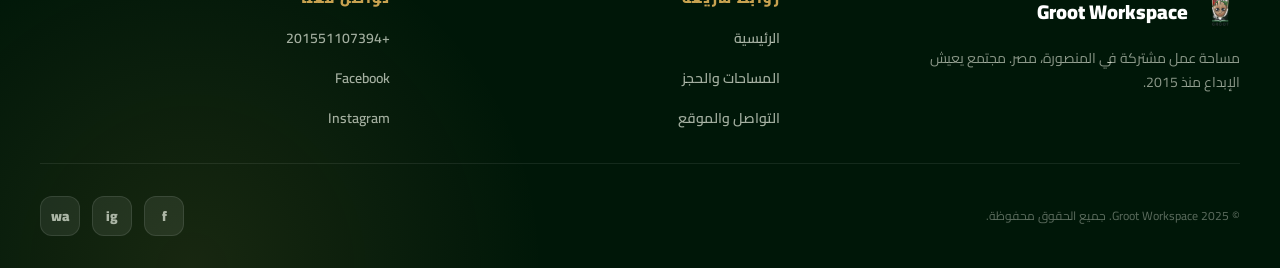
<file: spaces.html>
<!DOCTYPE html>
<html lang="ar" dir="rtl">
<head>
  <meta charset="utf-8">
  <meta name="viewport" content="width=device-width, initial-scale=1">
  <title>Groot Workspace | المساحات والحجز</title>
  <meta name="description" content="استعرض مساحات العمل في Groot Workspace واحجز مكانك. مساحة مشتركة، قاعة اجتماعات، قاعة كورسات، وركن تركيز.">
  <link rel="icon" href="assets/images/logo.png">
  <link rel="stylesheet" href="css/variables.css">
  <link rel="stylesheet" href="css/base.css">
  <link rel="stylesheet" href="css/components.css">
  <link rel="stylesheet" href="css/layout.css">
  <link rel="stylesheet" href="css/animations.css">
  <link rel="stylesheet" href="css/pages/spaces.css">
</head>
<body>
  <!-- ── Navbar ──────────────────────────────────────── -->
  <header class="navbar">
    <nav class="navbar__inner">
      <a class="brand" href="index.html"><img class="brand__logo" src="assets/images/logo.png" alt="Groot Logo"><span>Groot Workspace</span></a>
      <ul class="nav-links">
        <li><a href="index.html" data-i18n="navHome">الرئيسية</a></li>
        <li><a href="spaces.html" data-i18n="navSpaces">المساحات والحجز</a></li>
        <li><a href="contact.html" data-i18n="navContact">التواصل والموقع</a></li>
        <li><a href="admin.html" data-i18n="navAdmin">لوحة التحكم</a></li>
      </ul>
      <div class="lang-toggle"><button data-lang="ar" class="active">AR</button><button data-lang="en">EN</button></div>
      <button class="hamburger" aria-label="القائمة"><span></span><span></span><span></span></button>
    </nav>
  </header>
  <nav class="mobile-nav">
    <a href="index.html" data-i18n="navHome">الرئيسية</a>
    <a href="spaces.html" data-i18n="navSpaces">المساحات والحجز</a>
    <a href="contact.html" data-i18n="navContact">التواصل والموقع</a>
    <a href="admin.html" data-i18n="navAdmin">لوحة التحكم</a>
    <div class="lang-toggle" style="margin-top:16px"><button data-lang="ar" class="active">AR</button><button data-lang="en">EN</button></div>
  </nav>

  <main class="shell">
    <!-- ── Header ────────────────────────────────────── -->
    <div class="spaces-header page-enter">
      <h1 data-i18n="bookTitle">المساحات واضحة قبل ما تحجز.</h1>
      <p class="lead" data-i18n="bookLead">اختر المساحة، شاهد صورها وتفاصيلها وسعتها ومزاياها، ثم أكمل الحجز عبر واتساب.</p>
      <div class="tags">
        <span class="tag">24/7</span>
        <span class="tag" data-i18n="bookTagCapacity">حتى 45 شخص</span>
        <span class="tag" data-i18n="bookTagLocation">حي الجامعة، المنصورة</span>
      </div>
    </div>

    <!-- ── Space Tabs ────────────────────────────────── -->
    <div id="spaceTabs" class="space-tabs"></div>

    <!-- ── Two Column ────────────────────────────────── -->
    <div class="spaces-layout">
      <!-- Showcase -->
      <div class="reveal">
        <div class="showcase__main">
          <img id="showcaseImg" src="assets/images/shared-1.jpg" alt="مساحة العمل المشتركة">
          <div class="showcase__overlay">
            <h2 id="showcaseName">مساحة العمل المشتركة</h2>
            <p id="showcaseDesc">مقاعد مرنة للمذاكرة والعمل اليومي وسط إضاءة هادئة.</p>
          </div>
        </div>
        <div id="showcaseThumbs" class="showcase__thumbs"></div>

        <!-- Metrics -->
        <div class="space-metrics">
          <div class="space-metric">
            <span class="space-metric__value" id="metricCapacity">18</span>
            <span class="space-metric__label" data-i18n="bookCapacity">السعة المريحة</span>
          </div>
          <div class="space-metric">
            <span class="space-metric__value" id="metricUse">عمل يومي</span>
            <span class="space-metric__label" data-i18n="bookBestUse">أفضل استخدام</span>
          </div>
          <div class="space-metric">
            <span class="space-metric__value" id="metricMood">متوسط</span>
            <span class="space-metric__label" data-i18n="bookMood">الهدوء</span>
          </div>
        </div>

        <!-- Amenities -->
        <div class="space-amenities">
          <h3 data-i18n="bookAmenities">المزايا داخل المساحة</h3>
          <ul id="amenitiesList" class="space-amenities__list"></ul>
        </div>
      </div>

      <!-- Booking Panel -->
      <div class="booking-panel reveal delay-2" id="bookingPanel">
        <h3 data-i18n="bookDetails">تفاصيل الحجز</h3>

        <label class="form-label" data-i18n="bookDate">التاريخ</label>
        <input type="date" id="bookDate" class="form-input">

        <label class="form-label" data-i18n="bookTime">وقت البدء</label>
        <div class="time-picker" id="timePicker">
          <input type="hidden" id="timeInput" value="09:00">
          <div class="time-picker__controls" aria-label="اختيار وقت البدء">
            <button type="button" class="time-picker__nav" id="timePrev" aria-label="Previous hour">−</button>
            <button type="button" class="time-picker__display" id="timeDisplay" aria-live="polite">09:00</button>
            <button type="button" class="time-picker__nav" id="timeNext" aria-label="Next hour">+</button>
          </div>
          <div class="time-picker__period" id="timePeriod">Morning</div>
          <div class="time-picker__quick" id="timeQuick"></div>
        </div>

        <label class="form-label" data-i18n="bookPackage">الباقة</label>
        <div id="packageOptions" class="package-options"></div>

        <label class="form-label" data-i18n="bookPeople">عدد الأشخاص</label>
        <div class="stepper">
          <button class="stepper__btn" id="peopleMinus">−</button>
          <span class="stepper__value" id="peopleValue">1</span>
          <button class="stepper__btn" id="peoplePlus">+</button>
        </div>
        <div class="capacity-warn" id="capacityWarn"></div>

        <div class="price-quote">
          <div class="price-quote__space" id="quoteSpace">مساحة العمل المشتركة</div>
          <div class="price-quote__amount" id="quotePrice">65 EGP</div>
        </div>

        <div class="booking-closed" id="bookingClosed" style="display:none">
          <p style="color:var(--color-danger);text-align:center;padding:var(--sp-3)" data-i18n="bookingClosed">الحجز مغلق حاليًا</p>
        </div>
        <div class="booking-actions">
          <button class="btn btn--gold btn--block" id="bookWhatsApp" data-i18n="bookWhatsApp">احجز عبر واتساب</button>
        </div>
      </div>
    </div>
  </main>

  <!-- ── Footer ──────────────────────────────────────── -->
  <footer class="footer">
    <div class="footer__inner">
      <div>
        <div class="footer__brand"><img src="assets/images/logo.png" alt="Groot"><span>Groot Workspace</span></div>
        <p data-i18n="footerDesc">مساحة عمل مشتركة في المنصورة، مصر. مجتمع يعيش الإبداع منذ 2015.</p>
      </div>
      <div>
        <h4 data-i18n="footerLinks">روابط سريعة</h4>
        <ul class="footer__links">
          <li><a href="index.html" data-i18n="navHome">الرئيسية</a></li>
          <li><a href="spaces.html" data-i18n="navSpaces">المساحات والحجز</a></li>
          <li><a href="contact.html" data-i18n="navContact">التواصل والموقع</a></li>
        </ul>
      </div>
      <div>
        <h4 data-i18n="footerContact">تواصل معنا</h4>
        <ul class="footer__links">
          <li><a href="tel:+201551107394">+201551107394</a></li>
          <li><a href="https://www.facebook.com/GrootWorkspace/" target="_blank">Facebook</a></li>
          <li><a href="https://www.instagram.com/groot_workspace/" target="_blank">Instagram</a></li>
        </ul>
      </div>
    </div>
    <div class="footer__bottom">
      <p data-i18n="footerRights">© 2025 Groot Workspace. جميع الحقوق محفوظة.</p>
      <div class="footer__social">
        <a href="https://www.facebook.com/GrootWorkspace/" target="_blank" aria-label="Facebook">f</a>
        <a href="https://www.instagram.com/groot_workspace/" target="_blank" aria-label="Instagram">ig</a>
        <a href="https://wa.me/201551107394" target="_blank" aria-label="WhatsApp">wa</a>
      </div>
    </div>
  </footer>

  <script src="js/state.js"></script>
  <script src="js/app.js"></script>
  <script src="js/i18n.js"></script>
  <script src="js/scroll-animations.js"></script>
  <script src="js/booking.js"></script>
</body>
</html>
</file>
<file: css/variables.css>
/* ============================================================
   Groot Workspace — Design Tokens
   All colors use oklch for perceptual uniformity.
   ============================================================ */

/* Google Fonts */
@import url('https://fonts.googleapis.com/css2?family=Cairo:wght@400;600;700;800;900&family=Inter:wght@400;500;600;700;800;900&display=swap');

:root {
  /* ── Brand Palette ────────────────────────────────────── */
  --color-bg:          oklch(97% 0.012 112);
  --color-surface:     oklch(100% 0 0 / 0.88);
  --color-surface-alt: oklch(98% 0.012 130);
  --color-fg:          oklch(17% 0.03 154);
  --color-muted:       oklch(47% 0.025 150);
  --color-border:      oklch(86% 0.025 120);

  --color-accent:      oklch(42% 0.13 151);
  --color-accent-soft: oklch(42% 0.13 151 / 0.10);
  --color-accent-2:    oklch(59% 0.145 169);

  --color-gold:        oklch(73% 0.11 84);
  --color-gold-soft:   oklch(73% 0.11 84 / 0.12);

  --color-deep:        oklch(18% 0.045 154);
  --color-deep-2:      oklch(25% 0.065 158);

  /* ── Semantic Colors ──────────────────────────────────── */
  --color-ok:      oklch(57% 0.15 150);
  --color-ok-bg:   oklch(57% 0.15 150 / 0.12);
  --color-warn:    oklch(72% 0.13 75);
  --color-warn-bg: oklch(72% 0.13 75 / 0.16);
  --color-danger:  oklch(58% 0.18 28);
  --color-danger-bg: oklch(58% 0.18 28 / 0.12);

  /* ── Glass Effects ────────────────────────────────────── */
  --glass-bg:      oklch(100% 0 0 / 0.08);
  --glass-border:  oklch(100% 0 0 / 0.13);
  --glass-blur:    blur(20px);

  /* ── Typography ───────────────────────────────────────── */
  --font-ar:    'Cairo', 'Segoe UI', Tahoma, system-ui, sans-serif;
  --font-en:    'Inter', -apple-system, BlinkMacSystemFont, 'Segoe UI', system-ui, sans-serif;
  --font-body:  var(--font-ar);
  --font-display: var(--font-ar);

  --fs-xs:   0.75rem;   /* 12px */
  --fs-sm:   0.875rem;  /* 14px */
  --fs-base: 1rem;      /* 16px */
  --fs-md:   1.125rem;  /* 18px */
  --fs-lg:   1.25rem;   /* 20px */
  --fs-xl:   1.5rem;    /* 24px */
  --fs-2xl:  2rem;      /* 32px */
  --fs-3xl:  2.5rem;    /* 40px */
  --fs-4xl:  3.5rem;    /* 56px */
  --fs-5xl:  5rem;      /* 80px */

  --fw-normal:   400;
  --fw-medium:   500;
  --fw-semibold: 600;
  --fw-bold:     700;
  --fw-heavy:    800;
  --fw-black:    900;

  --lh-tight:   0.92;
  --lh-heading: 1.1;
  --lh-body:    1.75;

  /* ── Spacing ──────────────────────────────────────────── */
  --sp-1:  4px;
  --sp-2:  8px;
  --sp-3:  12px;
  --sp-4:  16px;
  --sp-5:  20px;
  --sp-6:  24px;
  --sp-8:  32px;
  --sp-10: 40px;
  --sp-12: 48px;
  --sp-16: 64px;
  --sp-20: 80px;

  /* ── Border Radius ────────────────────────────────────── */
  --radius-sm:   8px;
  --radius-md:   14px;
  --radius-lg:   20px;
  --radius-xl:   28px;
  --radius-pill: 999px;

  /* ── Shadows ──────────────────────────────────────────── */
  --shadow-sm:   0 4px 12px oklch(15% 0.04 150 / 0.05);
  --shadow-md:   0 12px 30px oklch(15% 0.04 150 / 0.08);
  --shadow-lg:   0 18px 55px oklch(15% 0.04 150 / 0.09);
  --shadow-xl:   0 30px 80px oklch(18% 0.04 155 / 0.18);
  --shadow-glow: 0 0 40px oklch(42% 0.13 151 / 0.15);

  /* ── Easing ───────────────────────────────────────────── */
  --ease-out:     cubic-bezier(0.23, 1, 0.32, 1);
  --ease-bounce:  cubic-bezier(0.34, 1.56, 0.64, 1);
  --ease-smooth:  cubic-bezier(0.4, 0, 0.2, 1);

  /* ── Transitions ──────────────────────────────────────── */
  --transition-fast: 150ms var(--ease-out);
  --transition-base: 200ms var(--ease-out);
  --transition-slow: 350ms var(--ease-out);

  /* ── Z-Index ──────────────────────────────────────────── */
  --z-base:    1;
  --z-sticky:  10;
  --z-overlay: 50;
  --z-modal:   100;
  --z-toast:   200;

  /* ── Container ────────────────────────────────────────── */
  --container-width: 1200px;
  --container-padding: 16px;
}

/* ── Language-specific font switching ─────────────────── */
html[lang="en"] {
  --font-body: var(--font-en);
  --font-display: var(--font-en);
}
</file>
<file: css/base.css>
/* ============================================================
   Groot Workspace — Base Styles & Reset
   ============================================================ */

*, *::before, *::after {
  box-sizing: border-box;
  margin: 0;
  padding: 0;
}

html {
  scroll-behavior: smooth;
  -webkit-text-size-adjust: 100%;
  text-size-adjust: 100%;
}

body {
  min-height: 100vh;
  font-family: var(--font-body);
  font-size: var(--fs-base);
  font-weight: var(--fw-normal);
  line-height: var(--lh-body);
  color: var(--color-fg);
  background:
    radial-gradient(circle at 15% 0%, oklch(73% 0.11 84 / 0.15), transparent 24rem),
    linear-gradient(145deg, var(--color-bg), oklch(94% 0.018 156));
  background-attachment: fixed;
  -webkit-font-smoothing: antialiased;
  -moz-osx-font-smoothing: grayscale;
  overflow-x: hidden;
}

/* ── Typography ───────────────────────────────────────── */
h1, h2, h3, h4, h5, h6 {
  font-family: var(--font-display);
  font-weight: var(--fw-black);
  line-height: var(--lh-heading);
  color: var(--color-fg);
  text-wrap: balance;
}

h1 { font-size: clamp(var(--fs-3xl), 7vw, var(--fs-5xl)); line-height: var(--lh-tight); }
h2 { font-size: clamp(var(--fs-2xl), 4vw, var(--fs-4xl)); line-height: 1; }
h3 { font-size: clamp(var(--fs-lg), 2.5vw, var(--fs-2xl)); }

p {
  color: var(--color-muted);
  line-height: var(--lh-body);
  max-width: 68ch;
}

a {
  color: inherit;
  text-decoration: none;
  transition: color var(--transition-fast);
}

a:hover { color: var(--color-accent); }

strong { font-weight: var(--fw-bold); }

small { font-size: var(--fs-sm); }

/* ── Selection ────────────────────────────────────────── */
::selection {
  background: oklch(42% 0.13 151 / 0.2);
  color: var(--color-fg);
}

/* ── Focus ────────────────────────────────────────────── */
:focus-visible {
  outline: 2px solid var(--color-accent);
  outline-offset: 3px;
  border-radius: var(--radius-sm);
}

/* ── Media ────────────────────────────────────────────── */
img, video, svg {
  display: block;
  max-width: 100%;
  height: auto;
}

img { object-fit: cover; }

/* ── Forms ────────────────────────────────────────────── */
button, input, textarea, select {
  font: inherit;
  color: inherit;
  border: none;
  outline: none;
  background: none;
}

button { cursor: pointer; }

/* ── Utility ──────────────────────────────────────────── */
.sr-only {
  position: absolute;
  width: 1px;
  height: 1px;
  padding: 0;
  margin: -1px;
  overflow: hidden;
  clip: rect(0, 0, 0, 0);
  white-space: nowrap;
  border: 0;
}

.text-muted { color: var(--color-muted); }
.text-accent { color: var(--color-accent); }
.text-gold { color: var(--color-gold); }
.text-center { text-align: center; }

.container {
  width: min(var(--container-width), calc(100% - var(--container-padding) * 2));
  margin-inline: auto;
}

/* ── Reduced Motion ───────────────────────────────────── */
@media (prefers-reduced-motion: reduce) {
  *, *::before, *::after {
    animation-duration: 0.01ms !important;
    animation-iteration-count: 1 !important;
    transition-duration: 0.01ms !important;
    scroll-behavior: auto !important;
  }
}
</file>
<file: css/components.css>
/* ============================================================
   Groot Workspace — Reusable Components
   ============================================================ */

/* ── Buttons ──────────────────────────────────────────── */
.btn {
  display: inline-flex;
  align-items: center;
  justify-content: center;
  gap: var(--sp-2);
  min-height: 48px;
  padding: 0 var(--sp-5);
  border: 1px solid var(--color-border);
  border-radius: var(--radius-pill);
  background: white;
  font-weight: var(--fw-black);
  font-size: var(--fs-sm);
  white-space: nowrap;
  cursor: pointer;
  transition:
    transform var(--transition-fast),
    box-shadow var(--transition-fast),
    background var(--transition-fast),
    border-color var(--transition-fast);
}

.btn:hover {
  transform: translateY(-2px);
  box-shadow: 0 14px 30px oklch(18% 0.04 155 / 0.08);
}

.btn:active { transform: translateY(0); }

.btn--primary {
  background: var(--color-deep);
  color: white;
  border-color: var(--color-deep);
}

.btn--primary:hover {
  background: var(--color-deep-2);
  box-shadow: 0 14px 34px oklch(18% 0.04 155 / 0.18);
}

.btn--gold {
  background: var(--color-gold);
  color: var(--color-deep);
  border-color: var(--color-gold);
}

.btn--gold:hover {
  box-shadow: 0 14px 30px oklch(73% 0.11 84 / 0.2);
}

.btn--ghost {
  background: oklch(100% 0 0 / 0.58);
  backdrop-filter: blur(8px);
}

.btn--outline {
  background: transparent;
  border-color: var(--color-border);
}

.btn--danger {
  background: var(--color-danger-bg);
  color: var(--color-danger);
  border-color: transparent;
}

.btn--sm {
  min-height: 36px;
  padding: 0 var(--sp-3);
  font-size: var(--fs-xs);
}

.btn--lg {
  min-height: 56px;
  padding: 0 var(--sp-8);
  font-size: var(--fs-base);
}

.btn--block { width: 100%; }

/* ── Cards ────────────────────────────────────────────── */
.card {
  position: relative;
  overflow: hidden;
  border: 1px solid var(--color-border);
  border-radius: var(--radius-xl);
  background: var(--color-surface);
  box-shadow: var(--shadow-md);
  transition:
    transform var(--transition-base),
    border-color var(--transition-base),
    box-shadow var(--transition-base);
}

.card:hover {
  transform: translateY(-4px);
  border-color: var(--color-gold);
  box-shadow: var(--shadow-lg);
}

.card__body { padding: var(--sp-5); }

.card--glass {
  background: var(--glass-bg);
  border-color: var(--glass-border);
  backdrop-filter: var(--glass-blur);
  -webkit-backdrop-filter: var(--glass-blur);
}

.card--dark {
  background:
    radial-gradient(circle at 80% 12%, oklch(73% 0.11 84 / 0.28), transparent 16rem),
    linear-gradient(145deg, var(--color-deep), var(--color-deep-2));
  color: white;
  border-color: oklch(100% 0 0 / 0.12);
}

.card--dark p { color: oklch(94% 0.02 130 / 0.72); }

/* ── Glass Panel ──────────────────────────────────────── */
.glass-panel {
  border: 1px solid var(--glass-border);
  border-radius: var(--radius-xl);
  padding: var(--sp-6);
  background: var(--glass-bg);
  backdrop-filter: var(--glass-blur);
  -webkit-backdrop-filter: var(--glass-blur);
}

/* ── Pills / Tags ─────────────────────────────────────── */
.pill {
  display: inline-flex;
  align-items: center;
  justify-content: center;
  min-height: 28px;
  padding: 5px 10px;
  border-radius: var(--radius-pill);
  font-size: var(--fs-xs);
  font-weight: var(--fw-black);
  white-space: nowrap;
}

.pill--ok     { background: var(--color-ok-bg);     color: var(--color-ok); }
.pill--warn   { background: var(--color-warn-bg);   color: oklch(45% 0.12 75); }
.pill--danger { background: var(--color-danger-bg); color: var(--color-danger); }
.pill--soft   { background: var(--color-accent-soft); color: var(--color-accent); }
.pill--gold   { background: var(--color-gold-soft); color: var(--color-gold); }

.tag {
  display: inline-flex;
  align-items: center;
  min-height: 32px;
  padding: 0 var(--sp-3);
  border-radius: var(--radius-pill);
  background: var(--color-accent-soft);
  color: var(--color-accent);
  font-weight: var(--fw-black);
  font-size: var(--fs-sm);
}

/* ── Eyebrow Label ────────────────────────────────────── */
.eyebrow {
  display: inline-flex;
  align-items: center;
  gap: var(--sp-2);
  min-height: 32px;
  padding: 0 var(--sp-3);
  border-radius: var(--radius-pill);
  background: var(--color-accent-soft);
  color: var(--color-accent);
  font-weight: var(--fw-black);
  font-size: var(--fs-sm);
}

/* ── Form Elements ────────────────────────────────────── */
.form-label {
  display: block;
  margin: var(--sp-4) 0 var(--sp-2);
  color: var(--color-muted);
  font-weight: var(--fw-black);
  font-size: var(--fs-sm);
}

.form-input,
.form-textarea,
.form-select {
  width: 100%;
  min-height: 48px;
  padding: 0 var(--sp-4);
  border: 1px solid var(--color-border);
  border-radius: var(--radius-md);
  background: white;
  color: var(--color-fg);
  font-size: var(--fs-base);
  transition:
    border-color var(--transition-fast),
    box-shadow var(--transition-fast);
}

.form-input:focus,
.form-textarea:focus,
.form-select:focus {
  border-color: var(--color-accent);
  box-shadow: 0 0 0 4px oklch(42% 0.13 151 / 0.1);
  outline: none;
}

.form-textarea {
  min-height: 120px;
  padding: var(--sp-3) var(--sp-4);
  resize: vertical;
  line-height: var(--lh-body);
}

.form-select {
  appearance: none;
  background-image: url("data:image/svg+xml,%3Csvg xmlns='http://www.w3.org/2000/svg' width='12' height='12' viewBox='0 0 12 12'%3E%3Cpath d='M6 8L1 3h10z' fill='%23999'/%3E%3C/svg%3E");
  background-repeat: no-repeat;
  background-position: left 14px center;
  padding-inline-start: var(--sp-4);
}

html[dir="ltr"] .form-select {
  background-position: right 14px center;
}

/* ── Toggle Switch ────────────────────────────────────── */
.switch {
  position: relative;
  width: 54px;
  height: 32px;
  flex-shrink: 0;
}

.switch input {
  position: absolute;
  inset: 0;
  width: 100%;
  height: 100%;
  opacity: 0;
  cursor: pointer;
  z-index: 2;
}

.switch__track {
  position: absolute;
  inset: 0;
  border-radius: var(--radius-pill);
  background: oklch(88% 0.012 145);
  transition: background var(--transition-base);
}

.switch__track::after {
  content: '';
  position: absolute;
  top: 4px;
  inset-inline-start: 4px;
  width: 24px;
  height: 24px;
  border-radius: 50%;
  background: white;
  box-shadow: 0 3px 9px oklch(15% 0.04 150 / 0.22);
  transition: transform var(--transition-base);
}

.switch input:checked + .switch__track {
  background: var(--color-accent);
}

.switch input:checked + .switch__track::after {
  transform: translateX(-22px);
}

html[dir="ltr"] .switch input:checked + .switch__track::after {
  transform: translateX(22px);
}

/* ── Toast Notification ───────────────────────────────── */
.toast {
  position: fixed;
  inset-inline-end: var(--sp-6);
  inset-block-end: var(--sp-6);
  max-width: min(430px, calc(100vw - 32px));
  padding: var(--sp-4) var(--sp-5);
  border: 1px solid oklch(73% 0.11 84 / 0.5);
  border-radius: var(--radius-lg);
  background: oklch(18% 0.043 154 / 0.97);
  color: white;
  font-weight: var(--fw-bold);
  box-shadow: var(--shadow-xl);
  z-index: var(--z-toast);
  transform: translateY(18px);
  opacity: 0;
  pointer-events: none;
  transition: opacity var(--transition-base), transform var(--transition-base);
}

.toast.show {
  opacity: 1;
  transform: translateY(0);
  pointer-events: auto;
}

/* ── Modal / Overlay ──────────────────────────────────── */
.modal-overlay {
  position: fixed;
  inset: 0;
  z-index: var(--z-modal);
  display: grid;
  place-items: center;
  padding: var(--sp-4);
  background: oklch(0% 0 0 / 0.5);
  backdrop-filter: blur(8px);
  -webkit-backdrop-filter: blur(8px);
  opacity: 0;
  pointer-events: none;
  transition: opacity var(--transition-base);
}

.modal-overlay.show {
  opacity: 1;
  pointer-events: auto;
}

.modal {
  width: min(480px, 100%);
  padding: var(--sp-8);
  border-radius: var(--radius-xl);
  background: white;
  box-shadow: var(--shadow-xl);
  transform: translateY(20px) scale(0.96);
  transition: transform var(--transition-slow);
}

.modal-overlay.show .modal {
  transform: translateY(0) scale(1);
}

.modal h2 { margin-bottom: var(--sp-4); font-size: var(--fs-xl); }
.modal p { margin-bottom: var(--sp-6); }

/* ── Chip ─────────────────────────────────────────────── */
.chip {
  display: inline-flex;
  align-items: center;
  min-height: 38px;
  padding: 0 var(--sp-4);
  border: 1px solid var(--color-border);
  border-radius: var(--radius-pill);
  background: var(--color-surface-alt);
  font-weight: var(--fw-black);
  font-size: var(--fs-sm);
  cursor: pointer;
  transition:
    background var(--transition-fast),
    color var(--transition-fast),
    border-color var(--transition-fast),
    transform var(--transition-fast);
}

.chip:hover { transform: translateY(-1px); }

.chip.active {
  background: var(--color-deep);
  color: white;
  border-color: var(--color-deep);
}

/* ── Sparkline (mini chart) ───────────────────────────── */
.spark {
  display: flex;
  gap: 4px;
  align-items: flex-end;
  opacity: 0.72;
}

.spark i {
  display: block;
  width: 7px;
  border-radius: var(--radius-pill);
  background: color-mix(in oklch, var(--color-accent) 62%, white);
}

.spark i:nth-child(1) { height: 20px; }
.spark i:nth-child(2) { height: 34px; background: var(--color-gold); }
.spark i:nth-child(3) { height: 26px; }
.spark i:nth-child(4) { height: 42px; background: var(--color-accent-2); }

/* ── Meter / Progress Bar ─────────────────────────────── */
.meter {
  height: 10px;
  border-radius: var(--radius-pill);
  background: oklch(88% 0.012 145);
  overflow: hidden;
}

.meter__fill {
  display: block;
  height: 100%;
  width: var(--value, 40%);
  border-radius: inherit;
  background: linear-gradient(90deg, var(--color-accent), var(--color-gold));
  transition: width var(--transition-base);
}

/* ── Avatar ───────────────────────────────────────────── */
.avatar {
  width: 36px;
  height: 36px;
  border-radius: 13px;
  display: inline-grid;
  place-items: center;
  background: var(--color-surface-alt);
  border: 1px solid var(--color-border);
  color: var(--color-accent);
  font-weight: var(--fw-black);
  font-size: var(--fs-sm);
  flex-shrink: 0;
}

/* ── Image with overlay ───────────────────────────────── */
.img-cover {
  width: 100%;
  height: 100%;
  object-fit: cover;
  border-radius: inherit;
}

.img-overlay {
  position: relative;
  overflow: hidden;
  border-radius: var(--radius-xl);
}

.img-overlay::after {
  content: '';
  position: absolute;
  inset: 0;
  background: linear-gradient(180deg, transparent 40%, oklch(14% 0.04 154 / 0.82) 100%);
  pointer-events: none;
}

/* ── Divider ──────────────────────────────────────────── */
.divider {
  height: 1px;
  border: none;
  background: var(--color-border);
  margin: var(--sp-6) 0;
}
</file>
<file: css/layout.css>
/* ============================================================
   Groot Workspace — Layout: Navigation, Footer, Grid
   ============================================================ */

/* ── Sticky Navigation ────────────────────────────────── */
.navbar {
  position: sticky;
  top: 0;
  z-index: var(--z-sticky);
  border-bottom: 1px solid var(--color-border);
  background: oklch(97% 0.012 112 / 0.76);
  backdrop-filter: blur(18px);
  -webkit-backdrop-filter: blur(18px);
}

.navbar__inner {
  display: flex;
  align-items: center;
  justify-content: space-between;
  gap: var(--sp-4);
  min-height: 74px;
  width: min(var(--container-width), calc(100% - var(--container-padding) * 2));
  margin-inline: auto;
}

/* ── Brand / Logo ─────────────────────────────────────── */
.brand {
  display: inline-flex;
  align-items: center;
  gap: var(--sp-3);
  font-weight: var(--fw-black);
  font-size: var(--fs-base);
  color: var(--color-fg);
}

.brand:hover { color: var(--color-fg); }

.brand__logo {
  width: 44px;
  height: 44px;
  border-radius: 15px;
  object-fit: cover;
  background: white;
  border: 1px solid var(--color-border);
}

/* ── Nav Links ────────────────────────────────────────── */
.nav-links {
  display: flex;
  align-items: center;
  gap: var(--sp-2);
  list-style: none;
}

.nav-links a {
  display: inline-flex;
  align-items: center;
  padding: var(--sp-3) var(--sp-3);
  border-radius: var(--radius-pill);
  color: var(--color-muted);
  font-weight: var(--fw-black);
  font-size: var(--fs-sm);
  transition:
    background var(--transition-fast),
    color var(--transition-fast);
}

.nav-links a:hover,
.nav-links a.active {
  background: white;
  color: var(--color-fg);
}

/* ── Language Toggle ──────────────────────────────────── */
.lang-toggle {
  display: inline-flex;
  gap: 4px;
  padding: 4px;
  border: 1px solid var(--color-border);
  border-radius: var(--radius-pill);
  background: oklch(100% 0 0 / 0.62);
  backdrop-filter: blur(16px);
}

.lang-toggle button {
  padding: 7px 12px;
  border-radius: var(--radius-pill);
  font-weight: var(--fw-heavy);
  font-size: var(--fs-xs);
  color: var(--color-muted);
  transition:
    background var(--transition-fast),
    color var(--transition-fast);
}

.lang-toggle button.active {
  background: var(--color-deep);
  color: white;
}

/* ── Mobile Hamburger ─────────────────────────────────── */
.hamburger {
  display: none;
  flex-direction: column;
  gap: 5px;
  width: 28px;
  padding: 4px 0;
  cursor: pointer;
  z-index: calc(var(--z-overlay) + 1);
}

.hamburger span {
  display: block;
  height: 2px;
  width: 100%;
  background: var(--color-fg);
  border-radius: 2px;
  transition: transform var(--transition-base), opacity var(--transition-fast);
  transform-origin: center;
}

.hamburger.open span:nth-child(1) { transform: rotate(45deg) translate(5px, 5px); }
.hamburger.open span:nth-child(2) { opacity: 0; }
.hamburger.open span:nth-child(3) { transform: rotate(-45deg) translate(5px, -5px); }

/* ── Mobile Nav Drawer ────────────────────────────────── */
.mobile-nav {
  display: none;
  position: fixed;
  inset: 0;
  z-index: var(--z-overlay);
  padding-top: 90px;
  background: oklch(100% 0 0 / 0.96);
  backdrop-filter: blur(24px);
  -webkit-backdrop-filter: blur(24px);
  flex-direction: column;
  align-items: center;
  gap: var(--sp-4);
}

.mobile-nav.open { display: flex; }

.mobile-nav a {
  font-size: var(--fs-lg);
  font-weight: var(--fw-black);
  padding: var(--sp-3) var(--sp-8);
  border-radius: var(--radius-pill);
  transition: background var(--transition-fast);
}

.mobile-nav a:hover { background: var(--color-accent-soft); }

/* ── Footer ───────────────────────────────────────────── */
.footer {
  margin-top: var(--sp-20);
  padding: var(--sp-12) 0 var(--sp-8);
  background:
    radial-gradient(circle at 15% 100%, oklch(73% 0.11 84 / 0.12), transparent 22rem),
    var(--color-deep);
  color: white;
  border-top: 1px solid oklch(100% 0 0 / 0.08);
}

.footer__inner {
  display: grid;
  grid-template-columns: 1.2fr repeat(2, 1fr);
  gap: var(--sp-10);
  width: min(var(--container-width), calc(100% - var(--container-padding) * 2));
  margin-inline: auto;
}

.footer__brand {
  display: flex;
  align-items: center;
  gap: var(--sp-3);
  font-weight: var(--fw-black);
  font-size: var(--fs-lg);
  margin-bottom: var(--sp-4);
}

.footer__brand img {
  width: 40px;
  height: 40px;
  border-radius: 12px;
}

.footer p {
  color: oklch(94% 0.02 130 / 0.6);
  font-size: var(--fs-sm);
  max-width: 40ch;
  line-height: 1.7;
}

.footer h4 {
  color: var(--color-gold);
  font-size: var(--fs-sm);
  font-weight: var(--fw-black);
  letter-spacing: 0.1em;
  text-transform: uppercase;
  margin-bottom: var(--sp-4);
}

.footer__links {
  list-style: none;
  display: grid;
  gap: var(--sp-3);
}

.footer__links a {
  color: oklch(94% 0.02 130 / 0.7);
  font-weight: var(--fw-semibold);
  font-size: var(--fs-sm);
  transition: color var(--transition-fast);
}

.footer__links a:hover { color: var(--color-gold); }

.footer__bottom {
  display: flex;
  align-items: center;
  justify-content: space-between;
  gap: var(--sp-4);
  padding-top: var(--sp-8);
  margin-top: var(--sp-8);
  border-top: 1px solid oklch(100% 0 0 / 0.08);
  width: min(var(--container-width), calc(100% - var(--container-padding) * 2));
  margin-inline: auto;
}

.footer__bottom p {
  font-size: var(--fs-xs);
  color: oklch(94% 0.02 130 / 0.4);
}

.footer__social {
  display: flex;
  gap: var(--sp-3);
}

.footer__social a {
  width: 40px;
  height: 40px;
  display: grid;
  place-items: center;
  border-radius: 12px;
  background: oklch(100% 0 0 / 0.08);
  border: 1px solid oklch(100% 0 0 / 0.1);
  color: oklch(94% 0.02 130 / 0.7);
  font-weight: var(--fw-black);
  font-size: var(--fs-sm);
  transition: background var(--transition-fast), color var(--transition-fast);
}

.footer__social a:hover {
  background: var(--color-gold);
  color: var(--color-deep);
}

/* ── Grid Helpers ─────────────────────────────────────── */
.grid-2  { display: grid; grid-template-columns: repeat(2, 1fr); gap: var(--sp-4); }
.grid-3  { display: grid; grid-template-columns: repeat(3, 1fr); gap: var(--sp-4); }
.grid-4  { display: grid; grid-template-columns: repeat(4, 1fr); gap: var(--sp-4); }

.flex-row  { display: flex; align-items: center; gap: var(--sp-3); flex-wrap: wrap; }
.flex-col  { display: flex; flex-direction: column; gap: var(--sp-3); }
.flex-between { display: flex; justify-content: space-between; align-items: center; gap: var(--sp-4); }

/* ── Shell / Page Container ───────────────────────────── */
.shell {
  width: min(var(--container-width), calc(100% - var(--container-padding) * 2));
  margin-inline: auto;
  padding: var(--sp-6) 0 var(--sp-12);
}

/* ── Section Spacing ──────────────────────────────────── */
.section {
  padding: var(--sp-16) 0;
}

.section__header {
  display: flex;
  justify-content: space-between;
  align-items: flex-end;
  gap: var(--sp-4);
  margin-bottom: var(--sp-8);
}

/* ── Responsive ───────────────────────────────────────── */
@media (max-width: 980px) {
  .grid-4 { grid-template-columns: repeat(2, 1fr); }
  .footer__inner { grid-template-columns: 1fr 1fr; }
}

@media (max-width: 640px) {
  .nav-links { display: none; }
  .hamburger { display: flex; }
  .grid-2, .grid-3, .grid-4 { grid-template-columns: 1fr; }
  .footer__inner { grid-template-columns: 1fr; gap: var(--sp-8); }
  .footer__bottom { flex-direction: column; text-align: center; }
  .section__header { flex-direction: column; align-items: flex-start; }
}
</file>
<file: css/animations.css>
/* ============================================================
   Groot Workspace — Animations & Micro-interactions
   ============================================================ */

/* ── Keyframes ────────────────────────────────────────── */
@keyframes fadeInUp {
  from { opacity: 0; transform: translateY(24px); }
  to   { opacity: 1; transform: translateY(0); }
}

@keyframes fadeInDown {
  from { opacity: 0; transform: translateY(-18px); }
  to   { opacity: 1; transform: translateY(0); }
}

@keyframes fadeInLeft {
  from { opacity: 0; transform: translateX(24px); }
  to   { opacity: 1; transform: translateX(0); }
}

@keyframes fadeInRight {
  from { opacity: 0; transform: translateX(-24px); }
  to   { opacity: 1; transform: translateX(0); }
}

html[dir="ltr"] .reveal-left  { --reveal-x: -24px; }
html[dir="ltr"] .reveal-right { --reveal-x: 24px;  }

@keyframes scaleIn {
  from { opacity: 0; transform: scale(0.92); }
  to   { opacity: 1; transform: scale(1); }
}

@keyframes float {
  0%, 100% { transform: translateY(0); }
  50%      { transform: translateY(-8px); }
}

@keyframes pulse {
  0%, 100% { opacity: 1; }
  50%      { opacity: 0.6; }
}

@keyframes shimmer {
  0%   { background-position: -200% 0; }
  100% { background-position: 200% 0; }
}

@keyframes spin {
  to { transform: rotate(360deg); }
}

@keyframes rise {
  from { opacity: 0; transform: translateY(10px); }
  to   { opacity: 1; transform: translateY(0); }
}

@keyframes countUp {
  from { opacity: 0; transform: translateY(8px); }
  to   { opacity: 1; transform: translateY(0); }
}

@keyframes slideInFromRight {
  from { opacity: 0; transform: translateX(-30px); }
  to   { opacity: 1; transform: translateX(0); }
}

html[dir="ltr"] @keyframes slideInFromRight {
  from { opacity: 0; transform: translateX(30px); }
  to   { opacity: 1; transform: translateX(0); }
}

/* ── Scroll Reveal Classes ────────────────────────────── */
.reveal {
  opacity: 0;
  transform: translateY(24px);
  transition:
    opacity 600ms var(--ease-out),
    transform 600ms var(--ease-out);
}

.reveal.visible {
  opacity: 1;
  transform: translateY(0);
}

.reveal-left {
  opacity: 0;
  transform: translateX(var(--reveal-x, 24px));
  transition:
    opacity 600ms var(--ease-out),
    transform 600ms var(--ease-out);
}

.reveal-left.visible {
  opacity: 1;
  transform: translateX(0);
}

.reveal-scale {
  opacity: 0;
  transform: scale(0.92);
  transition:
    opacity 500ms var(--ease-out),
    transform 500ms var(--ease-out);
}

.reveal-scale.visible {
  opacity: 1;
  transform: scale(1);
}

/* ── Stagger Delays ───────────────────────────────────── */
.delay-1 { transition-delay: 80ms; }
.delay-2 { transition-delay: 160ms; }
.delay-3 { transition-delay: 240ms; }
.delay-4 { transition-delay: 320ms; }
.delay-5 { transition-delay: 400ms; }
.delay-6 { transition-delay: 480ms; }
.delay-7 { transition-delay: 560ms; }
.delay-8 { transition-delay: 640ms; }

/* ── Hover Effects ────────────────────────────────────── */
.hover-lift {
  transition: transform var(--transition-base), box-shadow var(--transition-base);
}

.hover-lift:hover {
  transform: translateY(-4px);
  box-shadow: var(--shadow-lg);
}

.hover-glow {
  transition: box-shadow var(--transition-base);
}

.hover-glow:hover {
  box-shadow: var(--shadow-glow);
}

.hover-scale {
  transition: transform var(--transition-base);
}

.hover-scale:hover {
  transform: scale(1.03);
}

/* ── Image Hover ──────────────────────────────────────── */
.img-zoom {
  overflow: hidden;
  border-radius: inherit;
}

.img-zoom img {
  transition: transform 500ms var(--ease-out);
}

.img-zoom:hover img {
  transform: scale(1.05);
}

/* ── Loading Skeleton ─────────────────────────────────── */
.skeleton {
  background: linear-gradient(
    90deg,
    oklch(92% 0.01 130) 25%,
    oklch(96% 0.005 130) 50%,
    oklch(92% 0.01 130) 75%
  );
  background-size: 400% 100%;
  animation: shimmer 1.5s ease infinite;
  border-radius: var(--radius-md);
}

/* ── Floating Animation ───────────────────────────────── */
.animate-float {
  animation: float 4s ease-in-out infinite;
}

.animate-pulse {
  animation: pulse 2s ease-in-out infinite;
}

.animate-spin {
  animation: spin 1s linear infinite;
}

/* ── Page Entry ───────────────────────────────────────── */
.page-enter {
  animation: fadeInUp 600ms var(--ease-out) both;
}

.page-enter-delay {
  animation: fadeInUp 600ms var(--ease-out) 200ms both;
}

/* ── Reduced Motion ───────────────────────────────────── */
@media (prefers-reduced-motion: reduce) {
  .reveal,
  .reveal-left,
  .reveal-scale {
    opacity: 1;
    transform: none;
    transition: none;
  }

  .animate-float,
  .animate-pulse,
  .animate-spin {
    animation: none;
  }
}
</file>
<file: css/pages/home.css>
/* ============================================================
   Groot Workspace — Home Page Styles
   ============================================================ */

/* ── Hero ─────────────────────────────────────────────── */
.hero {
  position: relative;
  min-height: calc(100vh - 74px);
  display: grid;
  grid-template-columns: minmax(0, 1.05fr) minmax(330px, 0.95fr);
  gap: var(--sp-8);
  align-items: center;
  padding: var(--sp-10) 0 var(--sp-8);
}

#heroCanvas {
  position: absolute;
  inset: 0;
  z-index: 0;
  pointer-events: none;
  border-radius: 0 0 var(--radius-xl) var(--radius-xl);
}

.hero__content { position: relative; z-index: 1; }
.hero__visual  { position: relative; z-index: 1; }

.hero h1 {
  margin-top: var(--sp-4);
  font-size: clamp(2.8rem, 7vw, 6rem);
  line-height: 0.9;
}

.hero .lead {
  margin-top: var(--sp-5);
  font-size: clamp(1.05rem, 1.7vw, 1.25rem);
}

.hero .actions {
  display: flex;
  gap: var(--sp-3);
  flex-wrap: wrap;
  margin-top: var(--sp-8);
}

/* Glass Visual Card */
.hero-glass {
  min-height: 520px;
  border-radius: 34px;
  padding: var(--sp-6);
  overflow: hidden;
  color: white;
  background:
    radial-gradient(circle at 80% 8%, oklch(73% 0.11 84 / 0.28), transparent 18rem),
    linear-gradient(145deg, var(--color-deep), var(--color-deep-2));
  box-shadow: var(--shadow-xl);
  display: grid;
  align-content: space-between;
}

.hero-glass h2 {
  font-size: clamp(1.8rem, 4vw, 3rem);
  line-height: 1;
  color: white;
}

.hero-glass p {
  margin-top: var(--sp-3);
  color: oklch(94% 0.02 130 / 0.74);
}

.quick-stats {
  display: grid;
  grid-template-columns: repeat(2, 1fr);
  gap: var(--sp-3);
  margin-top: var(--sp-4);
}

.quick-stats__item {
  padding: var(--sp-4);
  border-radius: var(--radius-lg);
  background: oklch(100% 0 0 / 0.09);
}

.quick-stats__value {
  display: block;
  color: var(--color-gold);
  font-size: var(--fs-xl);
  font-weight: var(--fw-black);
}

.quick-stats__label {
  color: oklch(94% 0.02 130 / 0.7);
  font-size: var(--fs-sm);
}

/* ── About Section ────────────────────────────────────── */
.about-grid {
  display: grid;
  grid-template-columns: 1fr 1fr;
  gap: var(--sp-8);
  align-items: center;
}

.about-text h2 { margin-bottom: var(--sp-4); }
.about-text p { max-width: 58ch; }

.about-counter {
  display: flex;
  align-items: baseline;
  gap: var(--sp-2);
  margin-top: var(--sp-6);
}

.about-counter__number {
  font-size: clamp(3rem, 8vw, 5rem);
  font-weight: var(--fw-black);
  color: var(--color-gold);
  line-height: 1;
}

.about-gallery {
  display: grid;
  gap: var(--sp-3);
}

.about-gallery__featured {
  height: 340px;
  border-radius: var(--radius-xl);
  overflow: hidden;
  border: 1px solid var(--color-border);
  box-shadow: var(--shadow-lg);
  background: var(--color-surface-alt);
}

.about-gallery__featured img {
  width: 100%;
  height: 100%;
  object-fit: cover;
  transform: scale(1.01);
  transition: opacity 260ms var(--ease-out), transform 600ms var(--ease-out);
}

.about-gallery__featured.is-changing img {
  opacity: 0.35;
  transform: scale(1.05);
}

.photo-strip {
  display: flex;
  gap: var(--sp-3);
  overflow-x: auto;
  scroll-snap-type: x mandatory;
  -webkit-overflow-scrolling: touch;
  padding-bottom: var(--sp-2);
  scrollbar-width: none;
}

.photo-strip::-webkit-scrollbar { display: none; }

.photo-strip__item {
  flex: 0 0 116px;
  height: 82px;
  padding: 0;
  border-radius: var(--radius-md);
  overflow: hidden;
  scroll-snap-align: start;
  border: 2px solid var(--color-border);
  background: var(--color-surface);
  cursor: pointer;
  transition: transform var(--transition-fast), border-color var(--transition-fast), box-shadow var(--transition-fast);
}

.photo-strip__item:hover,
.photo-strip__item.active {
  transform: translateY(-2px);
  border-color: var(--color-gold);
  box-shadow: var(--shadow-md);
}

.photo-strip__item img {
  width: 100%;
  height: 100%;
  object-fit: cover;
  transition: transform 500ms var(--ease-out);
}

.photo-strip__item:hover img { transform: scale(1.05); }

/* ── Spaces Preview ───────────────────────────────────── */
.spaces-grid {
  display: grid;
  grid-template-columns: repeat(4, 1fr);
  gap: var(--sp-4);
}

.space-preview {
  border-radius: var(--radius-xl);
  overflow: hidden;
  border: 1px solid var(--color-border);
  background: var(--color-surface);
  box-shadow: var(--shadow-md);
  transition: transform var(--transition-base), border-color var(--transition-base);
}

.space-preview:hover {
  transform: translateY(-4px);
  border-color: var(--color-gold);
}

.space-preview__img {
  height: 180px;
  overflow: hidden;
}

.space-preview__img img {
  width: 100%;
  height: 100%;
  object-fit: cover;
  transition: transform 500ms var(--ease-out);
}

.space-preview:hover .space-preview__img img { transform: scale(1.06); }

.space-preview__body {
  padding: var(--sp-4);
}

.space-preview__name {
  font-size: var(--fs-lg);
  font-weight: var(--fw-black);
  margin-bottom: var(--sp-1);
}

.space-preview__meta {
  display: flex;
  align-items: center;
  justify-content: space-between;
  margin-top: var(--sp-3);
}

/* ── Amenities ────────────────────────────────────────── */
.amenities-grid {
  display: grid;
  grid-template-columns: repeat(auto-fit, minmax(150px, 1fr));
  gap: var(--sp-4);
}

.amenity-card {
  display: flex;
  flex-direction: column;
  align-items: center;
  gap: var(--sp-3);
  padding: var(--sp-6) var(--sp-4);
  border-radius: var(--radius-xl);
  border: 1px solid var(--color-border);
  background: var(--color-surface);
  text-align: center;
  transition: transform var(--transition-base), border-color var(--transition-base), box-shadow var(--transition-base);
}

.amenity-card:hover {
  transform: translateY(-4px);
  border-color: var(--color-gold);
  box-shadow: var(--shadow-md);
}

.amenity-card__icon {
  width: 48px;
  height: 48px;
  display: grid;
  place-items: center;
  border-radius: 16px;
  background: var(--color-accent-soft);
  color: var(--color-accent);
}

.amenity-card__icon svg {
  width: 24px;
  height: 24px;
  stroke: currentColor;
  fill: none;
  stroke-width: 2;
  stroke-linecap: round;
  stroke-linejoin: round;
}

.amenity-card__name {
  font-weight: var(--fw-bold);
  font-size: var(--fs-sm);
}

/* ── Pricing ──────────────────────────────────────────── */
.pricing-cards {
  display: grid;
  grid-template-columns: repeat(4, 1fr);
  gap: var(--sp-4);
}

.price-card {
  padding: var(--sp-6);
  border-radius: var(--radius-xl);
  border: 1px solid var(--color-border);
  background: var(--color-surface);
  text-align: center;
  transition: transform var(--transition-base), border-color var(--transition-base);
}

.price-card:hover {
  transform: translateY(-3px);
  border-color: var(--color-gold);
}

.price-card--featured {
  background: linear-gradient(145deg, var(--color-deep), var(--color-deep-2));
  color: white;
  border-color: oklch(100% 0 0 / 0.12);
}

.price-card--featured p { color: oklch(94% 0.02 130 / 0.7); }

.price-card__amount {
  display: block;
  font-size: var(--fs-3xl);
  font-weight: var(--fw-black);
  color: var(--color-gold);
  margin: var(--sp-2) 0;
}

.price-card__label {
  font-weight: var(--fw-bold);
  font-size: var(--fs-lg);
  margin-bottom: var(--sp-2);
}

/* Calculator */
.calc-box {
  max-width: 600px;
  margin: var(--sp-8) auto 0;
  padding: var(--sp-8);
  border-radius: var(--radius-xl);
  border: 1px solid var(--color-border);
  background: var(--color-surface);
}

.calc-box h3 { text-align: center; margin-bottom: var(--sp-4); }

.calc-slider {
  width: 100%;
  height: 8px;
  -webkit-appearance: none;
  appearance: none;
  border-radius: var(--radius-pill);
  background: oklch(88% 0.012 145);
  outline: none;
  margin: var(--sp-4) 0;
}

.calc-slider::-webkit-slider-thumb {
  -webkit-appearance: none;
  width: 28px;
  height: 28px;
  border-radius: 50%;
  background: var(--color-accent);
  cursor: pointer;
  box-shadow: 0 4px 12px oklch(42% 0.13 151 / 0.3);
}

.calc-result {
  display: flex;
  align-items: center;
  justify-content: space-between;
  padding: var(--sp-5);
  border-radius: var(--radius-lg);
  background: var(--color-deep);
  color: white;
  margin-top: var(--sp-4);
}

.calc-result__price {
  font-size: var(--fs-3xl);
  font-weight: var(--fw-black);
  color: var(--color-gold);
}

/* ── CTA Banner ───────────────────────────────────────── */
.cta-banner {
  padding: var(--sp-16) var(--sp-8);
  border-radius: var(--radius-xl);
  background:
    radial-gradient(circle at 20% 50%, oklch(73% 0.11 84 / 0.25), transparent 20rem),
    linear-gradient(135deg, var(--color-deep), var(--color-deep-2));
  color: white;
  text-align: center;
}

.cta-banner h2 {
  color: white;
  margin-bottom: var(--sp-4);
}

.cta-banner p {
  color: oklch(94% 0.02 130 / 0.7);
  max-width: 50ch;
  margin: 0 auto var(--sp-6);
}

/* ── GEO FAQ ─────────────────────────────────────────── */
.faq-grid {
  display: grid;
  grid-template-columns: repeat(2, 1fr);
  gap: var(--sp-4);
}

.faq-item {
  padding: var(--sp-5);
  border-radius: var(--radius-lg);
  border: 1px solid var(--color-border);
  background: var(--color-surface);
}

.faq-item h3 {
  font-size: var(--fs-lg);
  margin-bottom: var(--sp-2);
}

.faq-item p {
  color: var(--color-muted);
  font-size: var(--fs-sm);
}

/* ── Responsive ───────────────────────────────────────── */
@media (max-width: 980px) {
  .hero { grid-template-columns: 1fr; min-height: auto; }
  .hero-glass { min-height: 400px; }
  .about-grid { grid-template-columns: 1fr; }
  .spaces-grid { grid-template-columns: repeat(2, 1fr); }
  .pricing-cards { grid-template-columns: repeat(2, 1fr); }
  .faq-grid { grid-template-columns: 1fr; }
}

@media (max-width: 640px) {
  .hero { padding: var(--sp-6) 0; }
  .quick-stats { grid-template-columns: 1fr; }
  .spaces-grid { grid-template-columns: 1fr; }
  .pricing-cards { grid-template-columns: 1fr; }
  .about-gallery__featured { height: 260px; }
  .photo-strip__item { flex: 0 0 96px; height: 70px; }
}
</file>
<file: css/pages/admin.css>
/* ============================================================
   Groot Workspace — Admin Dashboard Styles
   ============================================================ */

/* ── Login Overlay ────────────────────────────────────── */
.login-overlay {
  position: fixed;
  inset: 0;
  z-index: 999;
  display: grid;
  place-items: center;
  padding: var(--sp-4);
  background:
    radial-gradient(circle at 30% 20%, oklch(73% 0.11 84 / 0.15), transparent 24rem),
    linear-gradient(145deg, var(--color-deep), oklch(12% 0.03 154));
}

.login-overlay.hidden { display: none; }

.login-card {
  width: min(420px, 100%);
  padding: var(--sp-8);
  border-radius: var(--radius-xl);
  background: oklch(100% 0 0 / 0.06);
  border: 1px solid oklch(100% 0 0 / 0.1);
  backdrop-filter: blur(24px);
  -webkit-backdrop-filter: blur(24px);
  text-align: center;
  color: white;
}

.login-card img { width: 72px; height: 72px; border-radius: 20px; margin-bottom: var(--sp-4); }
.login-card h1 { font-size: var(--fs-2xl); color: white; margin-bottom: var(--sp-2); }
.login-card p { color: oklch(94% 0.02 130 / 0.6); margin-bottom: var(--sp-6); }

.login-card .form-input {
  background: oklch(100% 0 0 / 0.08);
  border-color: oklch(100% 0 0 / 0.15);
  color: white;
  text-align: center;
  font-size: var(--fs-lg);
  letter-spacing: 2px;
}

.login-card .form-input:focus { border-color: var(--color-gold); }
.login-card .form-input::placeholder { color: oklch(100% 0 0 / 0.3); }

.login-error {
  margin-top: var(--sp-3);
  padding: var(--sp-3);
  border-radius: var(--radius-md);
  background: oklch(58% 0.18 28 / 0.15);
  color: oklch(75% 0.14 28);
  font-weight: var(--fw-bold);
  font-size: var(--fs-sm);
  display: none;
}

.login-error.show { display: block; }

.login-lockout {
  margin-top: var(--sp-3);
  color: oklch(72% 0.13 75);
  font-weight: var(--fw-bold);
  font-size: var(--fs-sm);
  display: none;
}

.login-lockout.show { display: block; }

/* ── Dashboard Layout ─────────────────────────────────── */
.admin-shell {
  display: grid;
  grid-template-columns: 272px 1fr;
  min-height: 100vh;
}

.admin-shell.locked { filter: blur(8px); pointer-events: none; user-select: none; }

/* ── Sidebar ──────────────────────────────────────────── */
.sidebar {
  position: sticky;
  top: 0;
  height: 100vh;
  padding: var(--sp-6) var(--sp-4);
  background:
    radial-gradient(circle at 50% 0%, oklch(73% 0.11 84 / 0.12), transparent 18rem),
    linear-gradient(180deg, var(--color-deep), oklch(12% 0.03 154));
  color: white;
  display: flex;
  flex-direction: column;
  overflow-y: auto;
}

.sidebar__brand {
  display: flex;
  align-items: center;
  gap: var(--sp-3);
  margin-bottom: var(--sp-8);
}

.sidebar__mark {
  width: 42px; height: 42px;
  border-radius: 14px;
  display: grid; place-items: center;
  background: oklch(100% 0 0 / 0.1);
  color: var(--color-gold);
  font-weight: var(--fw-black);
  font-size: var(--fs-lg);
}

.sidebar__title { font-weight: var(--fw-black); font-size: var(--fs-base); }
.sidebar__sub { font-size: var(--fs-xs); color: oklch(94% 0.02 130 / 0.5); }

.sidebar-nav { display: grid; gap: var(--sp-1); flex: 1; align-content: start; }

.sidebar-nav button {
  display: flex; align-items: center; justify-content: space-between;
  width: 100%;
  padding: var(--sp-3) var(--sp-4);
  border-radius: var(--radius-md);
  color: oklch(94% 0.02 130 / 0.7);
  font-weight: var(--fw-bold);
  font-size: var(--fs-sm);
  text-align: start;
  transition: background var(--transition-fast), color var(--transition-fast);
}

.sidebar-nav button:hover { background: oklch(100% 0 0 / 0.06); color: white; }
.sidebar-nav button.active { background: oklch(100% 0 0 / 0.1); color: var(--color-gold); }

.sidebar-nav .badge {
  min-width: 22px; height: 22px;
  border-radius: 99px;
  display: grid; place-items: center;
  background: oklch(100% 0 0 / 0.12);
  font-size: var(--fs-xs);
  font-weight: var(--fw-black);
}

.sidebar__bottom {
  margin-top: auto;
  padding-top: var(--sp-4);
  border-top: 1px solid oklch(100% 0 0 / 0.08);
}

.sidebar__bottom a {
  display: block;
  padding: var(--sp-2) var(--sp-3);
  color: oklch(94% 0.02 130 / 0.6);
  font-size: var(--fs-sm);
  font-weight: var(--fw-bold);
}

.sidebar__bottom a:hover { color: var(--color-gold); }

.sidebar__logout {
  display: block;
  width: 100%;
  margin-top: var(--sp-3);
  padding: var(--sp-3);
  border-radius: var(--radius-md);
  background: oklch(58% 0.18 28 / 0.12);
  color: oklch(75% 0.14 28);
  font-weight: var(--fw-bold);
  font-size: var(--fs-sm);
  text-align: center;
  transition: background var(--transition-fast);
}

.sidebar__logout:hover { background: oklch(58% 0.18 28 / 0.25); }

/* ── Main Content ─────────────────────────────────────── */
.admin-main {
  padding: var(--sp-6) var(--sp-8);
  max-width: 1100px;
}

/* Topbar */
.admin-topbar {
  display: flex; align-items: center; justify-content: space-between;
  gap: var(--sp-4);
  margin-bottom: var(--sp-6);
  flex-wrap: wrap;
}

.admin-topbar .search-input {
  flex: 1; min-width: 200px; max-width: 360px;
  min-height: 42px;
  padding: 0 var(--sp-4);
  border-radius: var(--radius-pill);
  border: 1px solid var(--color-border);
  background: var(--color-surface);
  font-size: var(--fs-sm);
}

.admin-topbar .search-input:focus { border-color: var(--color-accent); }

.admin-topbar__actions { display: flex; gap: var(--sp-2); }

/* Hero Command */
.hero-command {
  padding: var(--sp-6);
  border-radius: var(--radius-xl);
  background:
    radial-gradient(circle at 80% 10%, oklch(73% 0.11 84 / 0.22), transparent 16rem),
    linear-gradient(145deg, var(--color-deep), var(--color-deep-2));
  color: white;
  margin-bottom: var(--sp-6);
}

.hero-command h2 { color: white; font-size: var(--fs-2xl); margin-bottom: var(--sp-2); }
.hero-command p { color: oklch(94% 0.02 130 / 0.6); }

.hero-command__strip {
  display: flex; gap: var(--sp-6); margin-top: var(--sp-4);
  padding-top: var(--sp-4);
  border-top: 1px solid oklch(100% 0 0 / 0.1);
}

.hero-command__item { font-size: var(--fs-sm); }
.hero-command__item strong { color: var(--color-gold); display: block; font-size: var(--fs-base); }

/* Stats Cards */
.stats-grid {
  display: grid;
  grid-template-columns: repeat(4, 1fr);
  gap: var(--sp-4);
  margin-bottom: var(--sp-6);
}

.stat-card {
  padding: var(--sp-5);
  border-radius: var(--radius-xl);
  border: 1px solid var(--color-border);
  background: var(--color-surface);
}

.stat-card__label { font-size: var(--fs-sm); color: var(--color-muted); margin-bottom: var(--sp-2); }
.stat-card__value { font-size: var(--fs-2xl); font-weight: var(--fw-black); }
.stat-card__footer { display: flex; justify-content: space-between; align-items: flex-end; margin-top: var(--sp-3); }

/* Section Panels */
.admin-section { display: none; }
.admin-section.active { display: block; }

.admin-panel {
  padding: var(--sp-6);
  border-radius: var(--radius-xl);
  border: 1px solid var(--color-border);
  background: var(--color-surface);
  margin-bottom: var(--sp-4);
}

.admin-panel h3 { font-size: var(--fs-xl); margin-bottom: var(--sp-4); }

/* Booking Table */
.booking-table {
  width: 100%; border-collapse: collapse; font-size: var(--fs-sm);
}

.booking-table th {
  text-align: start;
  padding: var(--sp-3) var(--sp-4);
  background: var(--color-surface-alt);
  color: var(--color-muted);
  font-weight: var(--fw-bold);
  font-size: var(--fs-xs);
  text-transform: uppercase;
  letter-spacing: 0.05em;
  border-bottom: 1px solid var(--color-border);
  position: sticky; top: 0;
}

.booking-table td {
  padding: var(--sp-3) var(--sp-4);
  border-bottom: 1px solid var(--color-border);
  vertical-align: middle;
}

.booking-table tr:hover td { background: oklch(42% 0.13 151 / 0.03); }

.status-select {
  padding: 4px 8px;
  border-radius: var(--radius-pill);
  font-size: var(--fs-xs);
  font-weight: var(--fw-black);
  border: 1px solid var(--color-border);
  cursor: pointer;
}

/* Toggle Row */
.toggle-row {
  display: flex; align-items: center; justify-content: space-between;
  padding: var(--sp-3) 0;
  border-bottom: 1px solid oklch(88% 0.012 145 / 0.6);
}

.toggle-row:last-child { border-bottom: none; }
.toggle-row__label { font-weight: var(--fw-bold); font-size: var(--fs-sm); }

/* Space List */
.space-item {
  display: grid;
  grid-template-columns: 1fr auto;
  gap: var(--sp-3);
  align-items: center;
  padding: var(--sp-4);
  border-radius: var(--radius-lg);
  border: 1px solid var(--color-border);
  margin-bottom: var(--sp-3);
}

.space-item__info h4 { font-size: var(--fs-base); margin-bottom: 2px; }
.space-item__info p { font-size: var(--fs-sm); color: var(--color-muted); }

.workspace-editor {
  display: grid;
  gap: var(--sp-3);
  padding: var(--sp-5);
  border-radius: var(--radius-lg);
  border: 1px solid var(--color-border);
  background: var(--color-surface-alt);
  margin-bottom: var(--sp-4);
}

.workspace-editor__head {
  display: flex;
  align-items: center;
  justify-content: space-between;
  gap: var(--sp-4);
  padding-bottom: var(--sp-3);
  border-bottom: 1px solid var(--color-border);
}

.workspace-editor__head h4 {
  font-size: var(--fs-lg);
  margin-bottom: 2px;
}

.workspace-editor__head p {
  color: var(--color-muted);
  font-size: var(--fs-sm);
}

/* Live Preview */
.live-preview {
  padding: var(--sp-5);
  border-radius: var(--radius-lg);
  border: 2px dashed var(--color-border);
  background: var(--color-surface-alt);
  margin-top: var(--sp-4);
  text-align: center;
}

.live-preview h3 { font-size: var(--fs-2xl); margin-bottom: var(--sp-2); }

/* Filters */
.filter-bar {
  display: flex; gap: var(--sp-2); margin-bottom: var(--sp-4); flex-wrap: wrap;
}

/* ── Responsive ───────────────────────────────────────── */
@media (max-width: 980px) {
  .admin-shell { grid-template-columns: 1fr; }
  .sidebar {
    position: fixed; inset-inline-start: -280px; z-index: var(--z-overlay);
    width: 272px; transition: inset-inline-start var(--transition-base);
  }
  .sidebar.open { inset-inline-start: 0; }
  .admin-main { padding: var(--sp-4); }
  .stats-grid { grid-template-columns: repeat(2, 1fr); }
  .hero-command__strip { flex-wrap: wrap; }
}

@media (max-width: 640px) {
  .stats-grid { grid-template-columns: 1fr; }
  .admin-topbar { flex-direction: column; }
  .admin-topbar__actions { width: 100%; }
}
</file>
<file: css/pages/contact.css>
/* ============================================================
   Groot Workspace — Contact & Location Page
   ============================================================ */

.contact-hero {
  display: grid;
  grid-template-columns: 1fr 1fr;
  gap: var(--sp-8);
  align-items: start;
  padding: var(--sp-10) 0 var(--sp-6);
}

.contact-hero h1 {
  font-size: clamp(2rem, 5vw, 3.5rem);
  line-height: 1;
  margin-bottom: var(--sp-3);
}

.contact-hero .lead {
  font-size: var(--fs-md);
  margin-bottom: var(--sp-6);
}

/* ── Contact Cards ────────────────────────────────────── */
.contact-cards { display: grid; gap: var(--sp-3); margin-bottom: var(--sp-6); }

.contact-card {
  display: flex;
  align-items: center;
  justify-content: space-between;
  gap: var(--sp-3);
  padding: var(--sp-4);
  border-radius: var(--radius-lg);
  border: 1px solid var(--color-border);
  background: var(--color-surface);
  transition: transform var(--transition-fast), border-color var(--transition-fast);
}

.contact-card:hover { transform: translateY(-2px); border-color: var(--color-gold); }

.contact-card__info { display: flex; align-items: center; gap: var(--sp-3); }

.contact-card__icon {
  width: 44px; height: 44px;
  border-radius: 14px;
  display: grid; place-items: center;
  background: var(--color-accent-soft);
  color: var(--color-accent);
  flex-shrink: 0;
  font-weight: var(--fw-black);
}

.contact-card__label { font-size: var(--fs-sm); color: var(--color-muted); }
.contact-card__value { font-weight: var(--fw-bold); }

.quick-actions { display: flex; gap: var(--sp-3); flex-wrap: wrap; }

/* ── Map Section ──────────────────────────────────────── */
.map-container {
  border-radius: var(--radius-xl);
  overflow: hidden;
  border: 1px solid var(--color-border);
  box-shadow: var(--shadow-lg);
  height: 420px;
}

.map-container iframe { width: 100%; height: 100%; border: 0; }

.map-address {
  margin-top: var(--sp-3);
  padding: var(--sp-4);
  border-radius: var(--radius-lg);
  border: 1px solid var(--color-border);
  background: var(--color-surface);
  display: flex;
  align-items: center;
  justify-content: space-between;
  gap: var(--sp-3);
}

.map-address p { font-size: var(--fs-sm); color: var(--color-muted); max-width: 40ch; }

/* ── Landmarks ────────────────────────────────────────── */
.landmarks-grid {
  display: grid;
  grid-template-columns: repeat(3, 1fr);
  gap: var(--sp-4);
}

.landmark-card {
  padding: var(--sp-5);
  border-radius: var(--radius-xl);
  border: 1px solid var(--color-border);
  background: var(--color-surface);
  text-align: center;
  transition: transform var(--transition-fast), border-color var(--transition-fast);
}

.landmark-card:hover { transform: translateY(-3px); border-color: var(--color-gold); }

.landmark-card__icon {
  width: 52px; height: 52px;
  border-radius: 16px;
  display: grid; place-items: center;
  margin: 0 auto var(--sp-3);
  background: var(--color-gold-soft);
  color: var(--color-gold);
  font-size: var(--fs-xl);
}

.landmark-card__text {
  font-weight: var(--fw-bold);
  font-size: var(--fs-sm);
  line-height: 1.5;
}

/* ── Contact Form ─────────────────────────────────────── */
.contact-form-section {
  max-width: 640px;
  margin: 0 auto;
}

.contact-form-section h2 { text-align: center; margin-bottom: var(--sp-6); }

.contact-form { display: grid; gap: var(--sp-1); }

/* ── Responsive ───────────────────────────────────────── */
@media (max-width: 980px) {
  .contact-hero { grid-template-columns: 1fr; }
  .map-container { height: 320px; }
}

@media (max-width: 640px) {
  .landmarks-grid { grid-template-columns: 1fr; }
  .quick-actions { flex-direction: column; }
  .map-address { flex-direction: column; text-align: center; }
}
</file>
<file: css/pages/prototype.css>
/* ============================================================
   Groot Workspace — Prototype Page Styles
   ============================================================ */

.proto-shell {
  min-height: 100vh;
  padding: var(--sp-6);
  background:
    radial-gradient(circle at 10% 0%, oklch(73% 0.11 84 / 0.1), transparent 22rem),
    linear-gradient(145deg, var(--color-bg), oklch(94% 0.018 156));
}

/* ── Top Bar ──────────────────────────────────────────── */
.proto-topbar {
  display: flex;
  align-items: center;
  justify-content: space-between;
  margin-bottom: var(--sp-10);
}

.proto-brand {
  display: flex;
  align-items: center;
  gap: var(--sp-3);
}

.proto-mark {
  width: 44px; height: 44px;
  border-radius: 14px;
  display: grid; place-items: center;
  background: var(--color-gold-soft);
  color: var(--color-gold);
  font-weight: var(--fw-black);
  font-size: var(--fs-xl);
  box-shadow: inset 0 0 12px oklch(73% 0.11 84 / 0.15);
}

.proto-brand__text {
  font-weight: var(--fw-black);
  font-size: var(--fs-sm);
  letter-spacing: 0.08em;
  text-transform: uppercase;
  color: var(--color-muted);
}

/* ── Layout ───────────────────────────────────────────── */
.proto-grid {
  display: grid;
  grid-template-columns: 1fr 1fr;
  gap: var(--sp-8);
  align-items: start;
  max-width: 1200px;
  margin-inline: auto;
}

/* ── Intro Panel ──────────────────────────────────────── */
.proto-intro {
  padding: var(--sp-8);
  border-radius: var(--radius-xl);
  border: 1px solid var(--color-border);
  background: var(--color-surface);
  box-shadow: var(--shadow-lg);
  position: relative;
  overflow: hidden;
}

.proto-intro::before {
  content: '';
  position: absolute;
  top: -80px; inset-inline-end: -80px;
  width: 220px; height: 220px;
  border-radius: 50%;
  border: 30px solid oklch(73% 0.11 84 / 0.08);
  pointer-events: none;
}

.proto-intro .eyebrow { margin-bottom: var(--sp-3); }

.proto-intro h1 {
  font-size: clamp(2rem, 4vw, 3.2rem);
  line-height: 1;
  margin-bottom: var(--sp-4);
}

.proto-intro .lead {
  font-size: var(--fs-md);
  margin-bottom: var(--sp-6);
}

.proto-actions {
  display: flex;
  gap: var(--sp-3);
  flex-wrap: wrap;
  margin-bottom: var(--sp-6);
}

.proto-metrics {
  display: grid;
  grid-template-columns: repeat(3, 1fr);
  gap: var(--sp-3);
  margin-bottom: var(--sp-5);
}

.proto-metric {
  padding: var(--sp-3);
  border-radius: var(--radius-md);
  border: 1px solid var(--color-border);
  text-align: center;
}

.proto-metric__value {
  font-size: var(--fs-xl);
  font-weight: var(--fw-black);
  color: var(--color-accent);
}

.proto-metric__label {
  font-size: var(--fs-xs);
  color: var(--color-muted);
}

.proto-note {
  font-size: var(--fs-sm);
  color: var(--color-muted);
  padding: var(--sp-3);
  border-radius: var(--radius-md);
  background: var(--color-surface-alt);
  border: 1px solid var(--color-border);
}

/* ── Screen Cards ─────────────────────────────────────── */
.proto-screens {
  display: grid;
  gap: var(--sp-4);
}

.screen-card {
  display: flex;
  align-items: center;
  justify-content: space-between;
  gap: var(--sp-4);
  padding: var(--sp-5) var(--sp-6);
  border-radius: var(--radius-xl);
  border: 2px solid oklch(100% 0 0 / 0.08);
  background:
    radial-gradient(circle at 90% 20%, oklch(73% 0.11 84 / 0.12), transparent 14rem),
    linear-gradient(145deg, var(--color-deep), var(--color-deep-2));
  color: white;
  text-decoration: none;
  transition: transform var(--transition-base), border-color var(--transition-base), box-shadow var(--transition-base);
}

.screen-card:hover {
  transform: translateY(-4px);
  border-color: var(--color-gold);
  box-shadow: 0 18px 40px oklch(18% 0.04 155 / 0.2);
  color: white;
}

.screen-card__badge {
  width: 36px; height: 36px;
  border-radius: 12px;
  display: grid; place-items: center;
  background: oklch(100% 0 0 / 0.1);
  color: var(--color-gold);
  font-weight: var(--fw-black);
  font-size: var(--fs-sm);
  flex-shrink: 0;
}

.screen-card__info { flex: 1; }
.screen-card__title { font-weight: var(--fw-black); font-size: var(--fs-lg); margin-bottom: 2px; }
.screen-card__desc { font-size: var(--fs-sm); color: oklch(94% 0.02 130 / 0.6); }

.screen-card__arrow {
  width: 40px; height: 40px;
  border-radius: 12px;
  display: grid; place-items: center;
  background: oklch(100% 0 0 / 0.08);
  color: var(--color-gold);
  font-size: var(--fs-lg);
  flex-shrink: 0;
  transition: background var(--transition-fast);
}

.screen-card:hover .screen-card__arrow { background: var(--color-gold); color: var(--color-deep); }

/* ── Responsive ───────────────────────────────────────── */
@media (max-width: 980px) {
  .proto-grid { grid-template-columns: 1fr; }
}

@media (max-width: 640px) {
  .proto-metrics { grid-template-columns: 1fr; }
  .proto-actions { flex-direction: column; }
}
</file>
<file: css/pages/spaces.css>
/* ============================================================
   Groot Workspace — Spaces & Booking Page
   ============================================================ */

/* ── Page Header ──────────────────────────────────────── */
.spaces-header { padding: var(--sp-10) 0 var(--sp-6); }
.spaces-header h1 { font-size: clamp(2rem, 5vw, 3.5rem); line-height: 1; margin-bottom: var(--sp-3); }
.spaces-header .lead { font-size: var(--fs-md); }
.spaces-header .tags { display: flex; gap: var(--sp-2); flex-wrap: wrap; margin-top: var(--sp-4); }

/* ── Space Tabs ───────────────────────────────────────── */
.space-tabs {
  display: grid;
  grid-template-columns: repeat(4, 1fr);
  gap: var(--sp-3);
  margin-bottom: var(--sp-6);
}

.space-tab {
  position: relative;
  padding: var(--sp-4);
  border-radius: var(--radius-xl);
  border: 2px solid var(--color-border);
  background: var(--color-surface);
  cursor: pointer;
  transition: border-color var(--transition-fast), box-shadow var(--transition-fast), transform var(--transition-fast);
}

.space-tab:hover { transform: translateY(-2px); box-shadow: var(--shadow-md); }

.space-tab.active {
  border-color: var(--color-gold);
  background: var(--color-gold-soft);
  box-shadow: 0 0 24px oklch(73% 0.11 84 / 0.12);
}

.space-tab__name { font-weight: var(--fw-black); font-size: var(--fs-base); margin-bottom: 2px; }
.space-tab__meta { font-size: var(--fs-sm); color: var(--color-muted); }

/* ── Two Column Layout ────────────────────────────────── */
.spaces-layout {
  display: grid;
  grid-template-columns: 1fr 380px;
  gap: var(--sp-6);
  align-items: start;
}

/* ── Showcase ─────────────────────────────────────────── */
.showcase__main {
  position: relative;
  border-radius: var(--radius-xl);
  overflow: hidden;
  height: 420px;
  border: 1px solid var(--color-border);
}

.showcase__main img {
  width: 100%;
  height: 100%;
  object-fit: cover;
  transition: opacity 400ms var(--ease-out);
}

.showcase__overlay {
  position: absolute;
  inset: 0;
  background: linear-gradient(180deg, transparent 30%, oklch(14% 0.04 154 / 0.85) 100%);
  display: flex;
  flex-direction: column;
  justify-content: flex-end;
  padding: var(--sp-6);
  color: white;
}

.showcase__overlay h2 { font-size: var(--fs-2xl); color: white; margin-bottom: var(--sp-2); }
.showcase__overlay p { color: oklch(94% 0.02 130 / 0.8); font-size: var(--fs-sm); max-width: 50ch; }

.showcase__thumbs {
  display: flex;
  gap: var(--sp-3);
  margin-top: var(--sp-3);
}

.showcase__thumb {
  width: 100px;
  height: 70px;
  border-radius: var(--radius-md);
  overflow: hidden;
  border: 2px solid var(--color-border);
  cursor: pointer;
  transition: border-color var(--transition-fast), transform var(--transition-fast);
}

.showcase__thumb.active { border-color: var(--color-gold); transform: scale(1.05); }
.showcase__thumb img { width: 100%; height: 100%; object-fit: cover; }

/* ── Space Details ────────────────────────────────────── */
.space-metrics {
  display: grid;
  grid-template-columns: repeat(3, 1fr);
  gap: var(--sp-3);
  margin-top: var(--sp-6);
}

.space-metric {
  padding: var(--sp-4);
  border-radius: var(--radius-lg);
  border: 1px solid var(--color-border);
  background: var(--color-surface);
  text-align: center;
}

.space-metric__value {
  display: block;
  font-size: var(--fs-xl);
  font-weight: var(--fw-black);
  color: var(--color-accent);
}

.space-metric__label {
  font-size: var(--fs-sm);
  color: var(--color-muted);
  margin-top: 2px;
}

.space-amenities {
  margin-top: var(--sp-5);
}

.space-amenities h3 { font-size: var(--fs-lg); margin-bottom: var(--sp-3); }

.space-amenities__list {
  display: flex;
  flex-wrap: wrap;
  gap: var(--sp-2);
  list-style: none;
}

.space-amenities__list li {
  padding: var(--sp-2) var(--sp-3);
  border-radius: var(--radius-pill);
  background: var(--color-accent-soft);
  color: var(--color-accent);
  font-weight: var(--fw-bold);
  font-size: var(--fs-sm);
}

/* ── Booking Panel ────────────────────────────────────── */
.booking-panel {
  position: sticky;
  top: 90px;
  padding: var(--sp-6);
  border-radius: var(--radius-xl);
  border: 1px solid var(--color-border);
  background: var(--color-surface);
  box-shadow: var(--shadow-lg);
}

.booking-panel h3 {
  font-size: var(--fs-xl);
  margin-bottom: var(--sp-4);
}

/* Time Picker */
.time-picker {
  margin-bottom: var(--sp-3);
}

.time-picker__controls {
  display: grid;
  grid-template-columns: 44px 1fr 44px;
  align-items: center;
  gap: var(--sp-3);
}

.time-picker__display {
  width: 116px;
  aspect-ratio: 1;
  justify-self: center;
  display: grid;
  place-items: center;
  border-radius: 50%;
  border: 2px solid var(--color-gold);
  background:
    radial-gradient(circle at 50% 36%, oklch(100% 0 0 / 0.92), oklch(92% 0.025 92)),
    var(--color-gold-soft);
  box-shadow: 0 14px 34px oklch(73% 0.11 84 / 0.16);
  font-size: var(--fs-2xl);
  font-weight: var(--fw-black);
  color: var(--color-deep);
  font-variant-numeric: tabular-nums;
  cursor: default;
}

.time-picker__nav {
  width: 44px;
  height: 44px;
  border-radius: 50%;
  border: 1px solid var(--color-border);
  background: var(--color-surface-alt);
  color: var(--color-accent);
  font-size: var(--fs-xl);
  font-weight: var(--fw-black);
  cursor: pointer;
  transition: transform var(--transition-fast), border-color var(--transition-fast), background var(--transition-fast);
}

.time-picker__nav:hover {
  transform: translateY(-1px);
  border-color: var(--color-gold);
  background: var(--color-gold-soft);
}

.time-picker__period {
  margin: var(--sp-2) 0 var(--sp-3);
  text-align: center;
  color: var(--color-muted);
  font-size: var(--fs-sm);
  font-weight: var(--fw-bold);
}

.time-picker__quick {
  display: flex;
  flex-wrap: wrap;
  justify-content: center;
  gap: var(--sp-2);
}

.time-picker__chip {
  min-height: 36px;
  padding: 0 var(--sp-3);
  border-radius: var(--radius-pill);
  border: 1px solid var(--color-border);
  background: var(--color-surface-alt);
  font-weight: var(--fw-bold);
  font-size: var(--fs-xs);
  cursor: pointer;
  transition: transform var(--transition-fast), border-color var(--transition-fast), background var(--transition-fast);
}

.time-picker__chip:hover { border-color: var(--color-accent); transform: translateY(-1px); }
.time-picker__chip.active { background: var(--color-deep); color: white; border-color: var(--color-deep); }

/* Package Options */
.package-options {
  display: grid;
  gap: var(--sp-2);
  margin-bottom: var(--sp-3);
}

.package-opt {
  display: flex;
  align-items: center;
  justify-content: space-between;
  padding: var(--sp-3) var(--sp-4);
  border-radius: var(--radius-md);
  border: 1px solid var(--color-border);
  cursor: pointer;
  transition: all var(--transition-fast);
}

.package-opt:hover { border-color: var(--color-accent); }
.package-opt.active { background: var(--color-gold-soft); border-color: var(--color-gold); }
.package-opt__name { font-weight: var(--fw-bold); }
.package-opt__price { font-weight: var(--fw-black); color: var(--color-gold); }

/* People Stepper */
.stepper {
  display: flex;
  align-items: center;
  gap: var(--sp-3);
  margin-bottom: var(--sp-3);
}

.stepper__btn {
  width: 40px;
  height: 40px;
  border-radius: 50%;
  border: 1px solid var(--color-border);
  background: var(--color-surface-alt);
  font-size: var(--fs-lg);
  font-weight: var(--fw-black);
  display: grid;
  place-items: center;
  cursor: pointer;
  transition: background var(--transition-fast);
}

.stepper__btn:hover { background: var(--color-accent-soft); }

.stepper__value {
  width: 50px;
  text-align: center;
  font-size: var(--fs-xl);
  font-weight: var(--fw-black);
}

.capacity-warn {
  padding: var(--sp-2) var(--sp-3);
  border-radius: var(--radius-md);
  background: var(--color-danger-bg);
  color: var(--color-danger);
  font-size: var(--fs-sm);
  font-weight: var(--fw-bold);
  display: none;
  margin-bottom: var(--sp-3);
}

.capacity-warn.show { display: block; }

/* Price Quote */
.price-quote {
  padding: var(--sp-5);
  border-radius: var(--radius-lg);
  background: var(--color-deep);
  color: white;
  margin-bottom: var(--sp-4);
}

.price-quote__space { font-size: var(--fs-sm); color: oklch(94% 0.02 130 / 0.7); }
.price-quote__amount { font-size: var(--fs-3xl); font-weight: var(--fw-black); color: var(--color-gold); }

.booking-actions {
  display: grid;
  gap: var(--sp-2);
}

/* ── Responsive ───────────────────────────────────────── */
@media (max-width: 980px) {
  .spaces-layout { grid-template-columns: 1fr; }
  .booking-panel { position: static; }
  .space-tabs { grid-template-columns: repeat(2, 1fr); }
}

@media (max-width: 640px) {
  .space-tabs { grid-template-columns: 1fr; }
  .space-metrics { grid-template-columns: 1fr; }
  .showcase__main { height: 280px; }
  .time-picker__display { width: 104px; }
}
</file>
